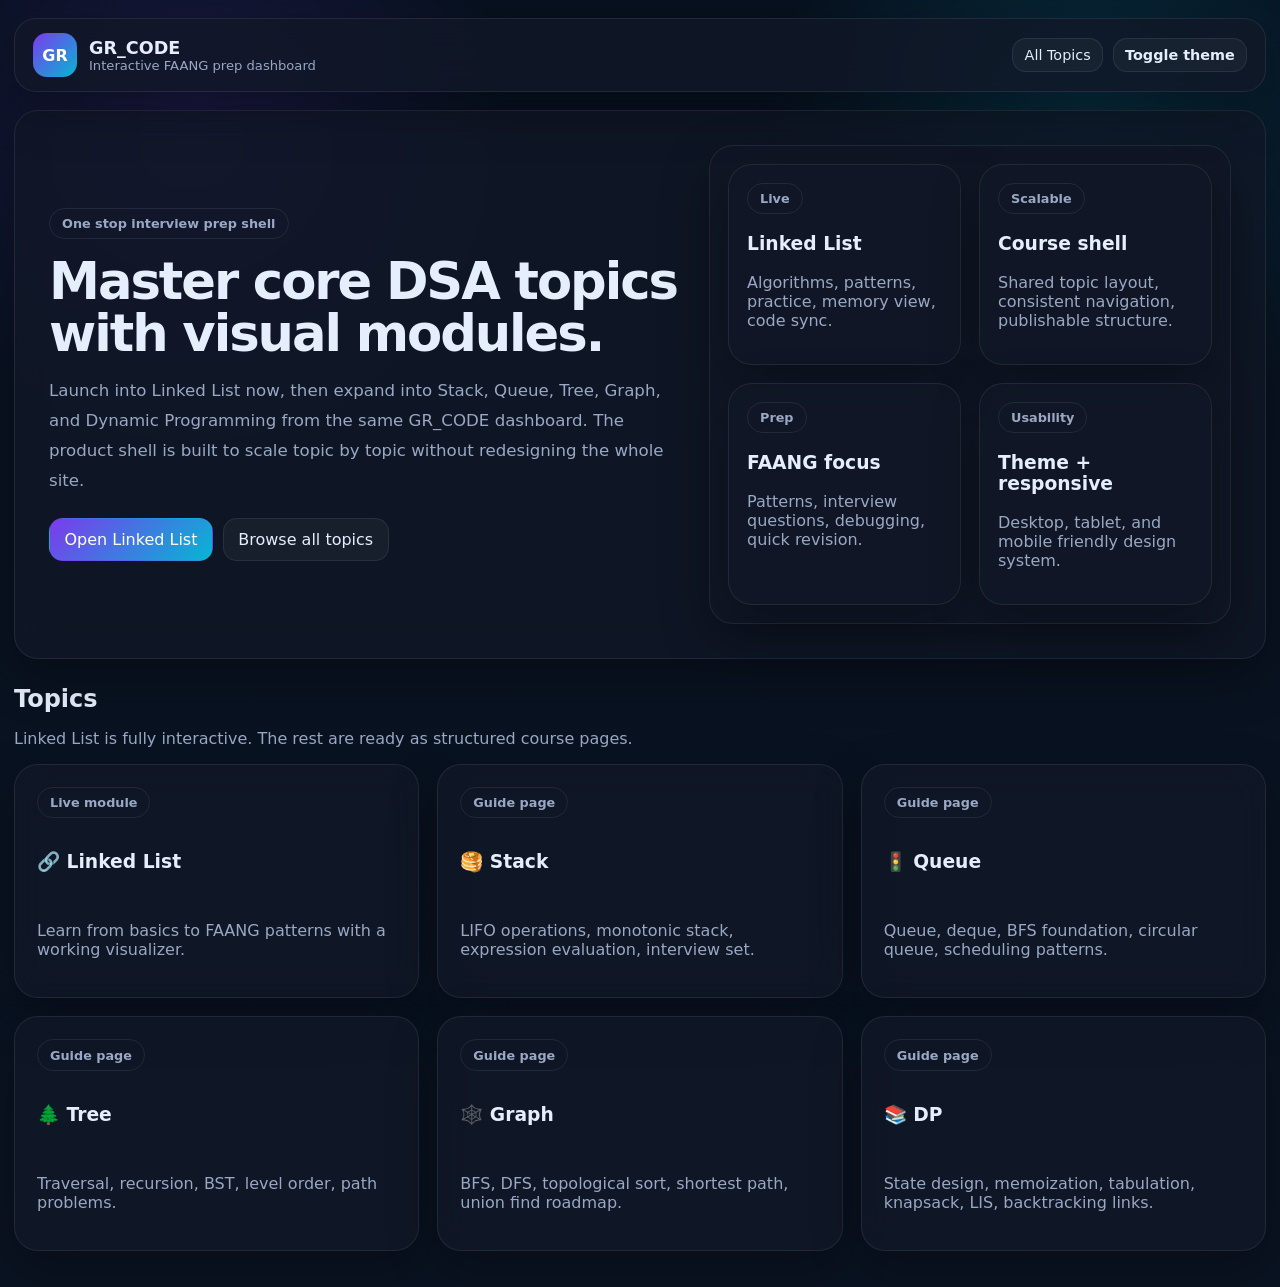
<file: index.html>
<!DOCTYPE html><html><head><meta charset="UTF-8"><meta name="viewport" content="width=device-width,initial-scale=1"><title>GR_CODE</title><link rel="stylesheet" href="shared.css"></head>
<body><div class="shell">
<header class="topbar"><div class="brand"><div class="mark">GR</div><div><div class="title">GR_CODE</div><div class="sub">Interactive FAANG prep dashboard</div></div></div><div class="row"><a class="btn ghost small" href="topics/index.html">All Topics</a><button class="btn small" id="themeToggle">Toggle theme</button></div></header>
<section class="hero" style="padding:34px; margin-top:18px; display:grid; grid-template-columns:1.1fr .9fr; gap:22px; align-items:center;">
<div><div class="badge">One stop interview prep shell</div><h1 class="h1" style="margin-top:16px">Master core DSA topics with visual modules.</h1><p class="muted" style="font-size:1.04rem; line-height:1.8; max-width:60ch">Launch into Linked List now, then expand into Stack, Queue, Tree, Graph, and Dynamic Programming from the same GR_CODE dashboard. The product shell is built to scale topic by topic without redesigning the whole site.</p><div class="row" style="margin-top:22px"><a class="btn primary" href="topics/linkedlist/index.html">Open Linked List</a><a class="btn ghost" href="topics/index.html">Browse all topics</a></div></div>
<div class="panel" style="padding:18px"><div class="grid cards-2"><div class="card" style="padding:18px"><div class="badge">Live</div><h3>Linked List</h3><p class="muted">Algorithms, patterns, practice, memory view, code sync.</p></div><div class="card" style="padding:18px"><div class="badge">Scalable</div><h3>Course shell</h3><p class="muted">Shared topic layout, consistent navigation, publishable structure.</p></div><div class="card" style="padding:18px"><div class="badge">Prep</div><h3>FAANG focus</h3><p class="muted">Patterns, interview questions, debugging, quick revision.</p></div><div class="card" style="padding:18px"><div class="badge">Usability</div><h3>Theme + responsive</h3><p class="muted">Desktop, tablet, and mobile friendly design system.</p></div></div></div>
</section>
<section style="margin-top:26px"><h2 class="section-title">Topics</h2><p class="muted">Linked List is fully interactive. The rest are ready as structured course pages.</p><div class="grid cards-3" style="margin-top:16px">
<a class="topic-card card" href="topics/linkedlist/index.html"><div class="badge">Live module</div><h3>🔗 Linked List</h3><p class="muted">Learn from basics to FAANG patterns with a working visualizer.</p></a>
<a class="topic-card card" href="topics/stack/index.html"><div class="badge">Guide page</div><h3>🥞 Stack</h3><p class="muted">LIFO operations, monotonic stack, expression evaluation, interview set.</p></a>
<a class="topic-card card" href="topics/queue/index.html"><div class="badge">Guide page</div><h3>🚦 Queue</h3><p class="muted">Queue, deque, BFS foundation, circular queue, scheduling patterns.</p></a>
<a class="topic-card card" href="topics/tree/index.html"><div class="badge">Guide page</div><h3>🌲 Tree</h3><p class="muted">Traversal, recursion, BST, level order, path problems.</p></a>
<a class="topic-card card" href="topics/graph/index.html"><div class="badge">Guide page</div><h3>🕸️ Graph</h3><p class="muted">BFS, DFS, topological sort, shortest path, union find roadmap.</p></a>
<a class="topic-card card" href="topics/dp/index.html"><div class="badge">Guide page</div><h3>📚 DP</h3><p class="muted">State design, memoization, tabulation, knapsack, LIS, backtracking links.</p></a>
</div></section></div>
<script>const k='grcode-theme'; const apply=t=>document.body.classList.toggle('light',t==='light'); apply(localStorage.getItem(k)||'dark'); document.getElementById('themeToggle').onclick=()=>{const n=document.body.classList.contains('light')?'dark':'light'; localStorage.setItem(k,n); apply(n);};</script>
</body></html>
</file>
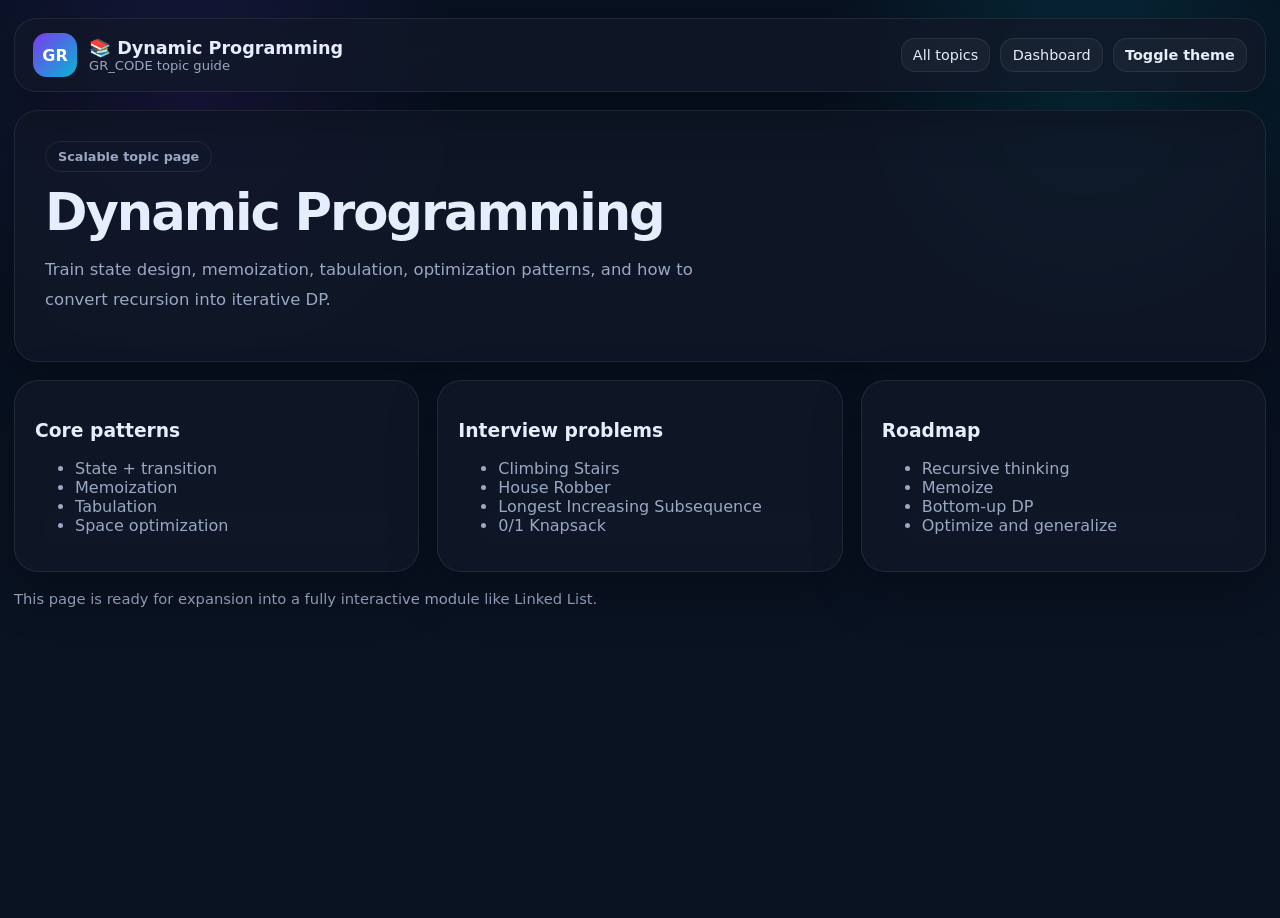
<file: topics/dp/index.html>
<!DOCTYPE html><html><head><meta charset="UTF-8"><meta name="viewport" content="width=device-width,initial-scale=1"><title>GR_CODE — Dynamic Programming</title><link rel="stylesheet" href="../../shared.css"></head><body><div class="shell"><header class="topbar"><div class="brand"><div class="mark">GR</div><div><div class="title">📚 Dynamic Programming</div><div class="sub">GR_CODE topic guide</div></div></div><div class="row"><a class="btn ghost small" href="../index.html">All topics</a><a class="btn ghost small" href="../../index.html">Dashboard</a><button class="btn small" id="themeToggle">Toggle theme</button></div></header><section class="hero" style="padding:30px; margin-top:18px;"><div><div class="badge">Scalable topic page</div><h1 class="h1" style="margin-top:14px">Dynamic Programming</h1><p class="muted" style="font-size:1.03rem; line-height:1.8; max-width:68ch">Train state design, memoization, tabulation, optimization patterns, and how to convert recursion into iterative DP.</p></div></section><section class="grid cards-3" style="margin-top:18px"><article class="card" style="padding:20px"><h3>Core patterns</h3><ul class="muted"><li>State + transition</li><li>Memoization</li><li>Tabulation</li><li>Space optimization</li></ul></article><article class="card" style="padding:20px"><h3>Interview problems</h3><ul class="muted"><li>Climbing Stairs</li><li>House Robber</li><li>Longest Increasing Subsequence</li><li>0/1 Knapsack</li></ul></article><article class="card" style="padding:20px"><h3>Roadmap</h3><ul class="muted"><li>Recursive thinking</li><li>Memoize</li><li>Bottom-up DP</li><li>Optimize and generalize</li></ul></article></section><p class="footer-note">This page is ready for expansion into a fully interactive module like Linked List.</p></div><script>const k='grcode-theme';const apply=t=>document.body.classList.toggle('light',t==='light');apply(localStorage.getItem(k)||'dark');document.getElementById('themeToggle').onclick=()=>{const n=document.body.classList.contains('light')?'dark':'light';localStorage.setItem(k,n);apply(n);};</script></body></html>
</file>
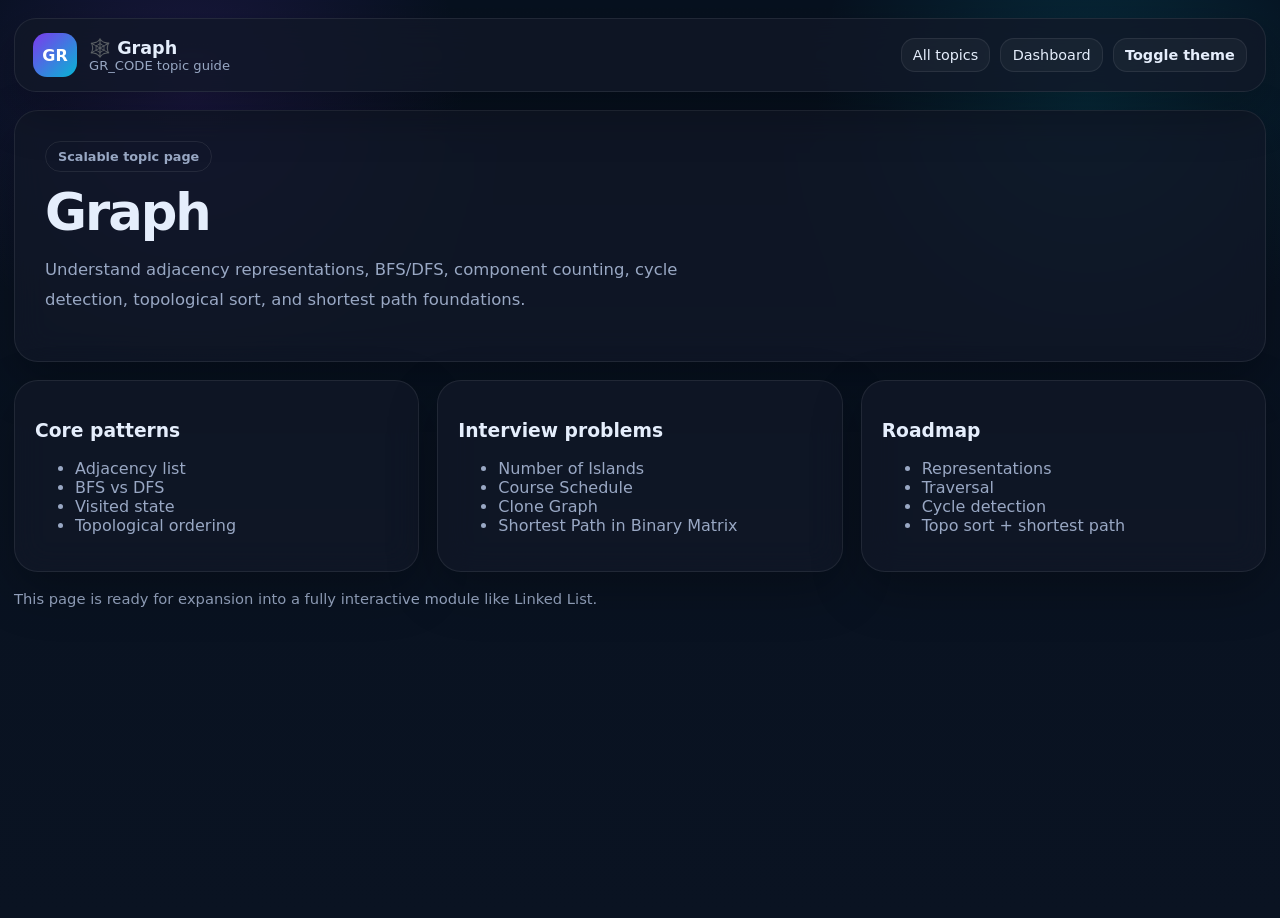
<file: topics/graph/index.html>
<!DOCTYPE html><html><head><meta charset="UTF-8"><meta name="viewport" content="width=device-width,initial-scale=1"><title>GR_CODE — Graph</title><link rel="stylesheet" href="../../shared.css"></head><body><div class="shell"><header class="topbar"><div class="brand"><div class="mark">GR</div><div><div class="title">🕸️ Graph</div><div class="sub">GR_CODE topic guide</div></div></div><div class="row"><a class="btn ghost small" href="../index.html">All topics</a><a class="btn ghost small" href="../../index.html">Dashboard</a><button class="btn small" id="themeToggle">Toggle theme</button></div></header><section class="hero" style="padding:30px; margin-top:18px;"><div><div class="badge">Scalable topic page</div><h1 class="h1" style="margin-top:14px">Graph</h1><p class="muted" style="font-size:1.03rem; line-height:1.8; max-width:68ch">Understand adjacency representations, BFS/DFS, component counting, cycle detection, topological sort, and shortest path foundations.</p></div></section><section class="grid cards-3" style="margin-top:18px"><article class="card" style="padding:20px"><h3>Core patterns</h3><ul class="muted"><li>Adjacency list</li><li>BFS vs DFS</li><li>Visited state</li><li>Topological ordering</li></ul></article><article class="card" style="padding:20px"><h3>Interview problems</h3><ul class="muted"><li>Number of Islands</li><li>Course Schedule</li><li>Clone Graph</li><li>Shortest Path in Binary Matrix</li></ul></article><article class="card" style="padding:20px"><h3>Roadmap</h3><ul class="muted"><li>Representations</li><li>Traversal</li><li>Cycle detection</li><li>Topo sort + shortest path</li></ul></article></section><p class="footer-note">This page is ready for expansion into a fully interactive module like Linked List.</p></div><script>const k='grcode-theme';const apply=t=>document.body.classList.toggle('light',t==='light');apply(localStorage.getItem(k)||'dark');document.getElementById('themeToggle').onclick=()=>{const n=document.body.classList.contains('light')?'dark':'light';localStorage.setItem(k,n);apply(n);};</script></body></html>
</file>
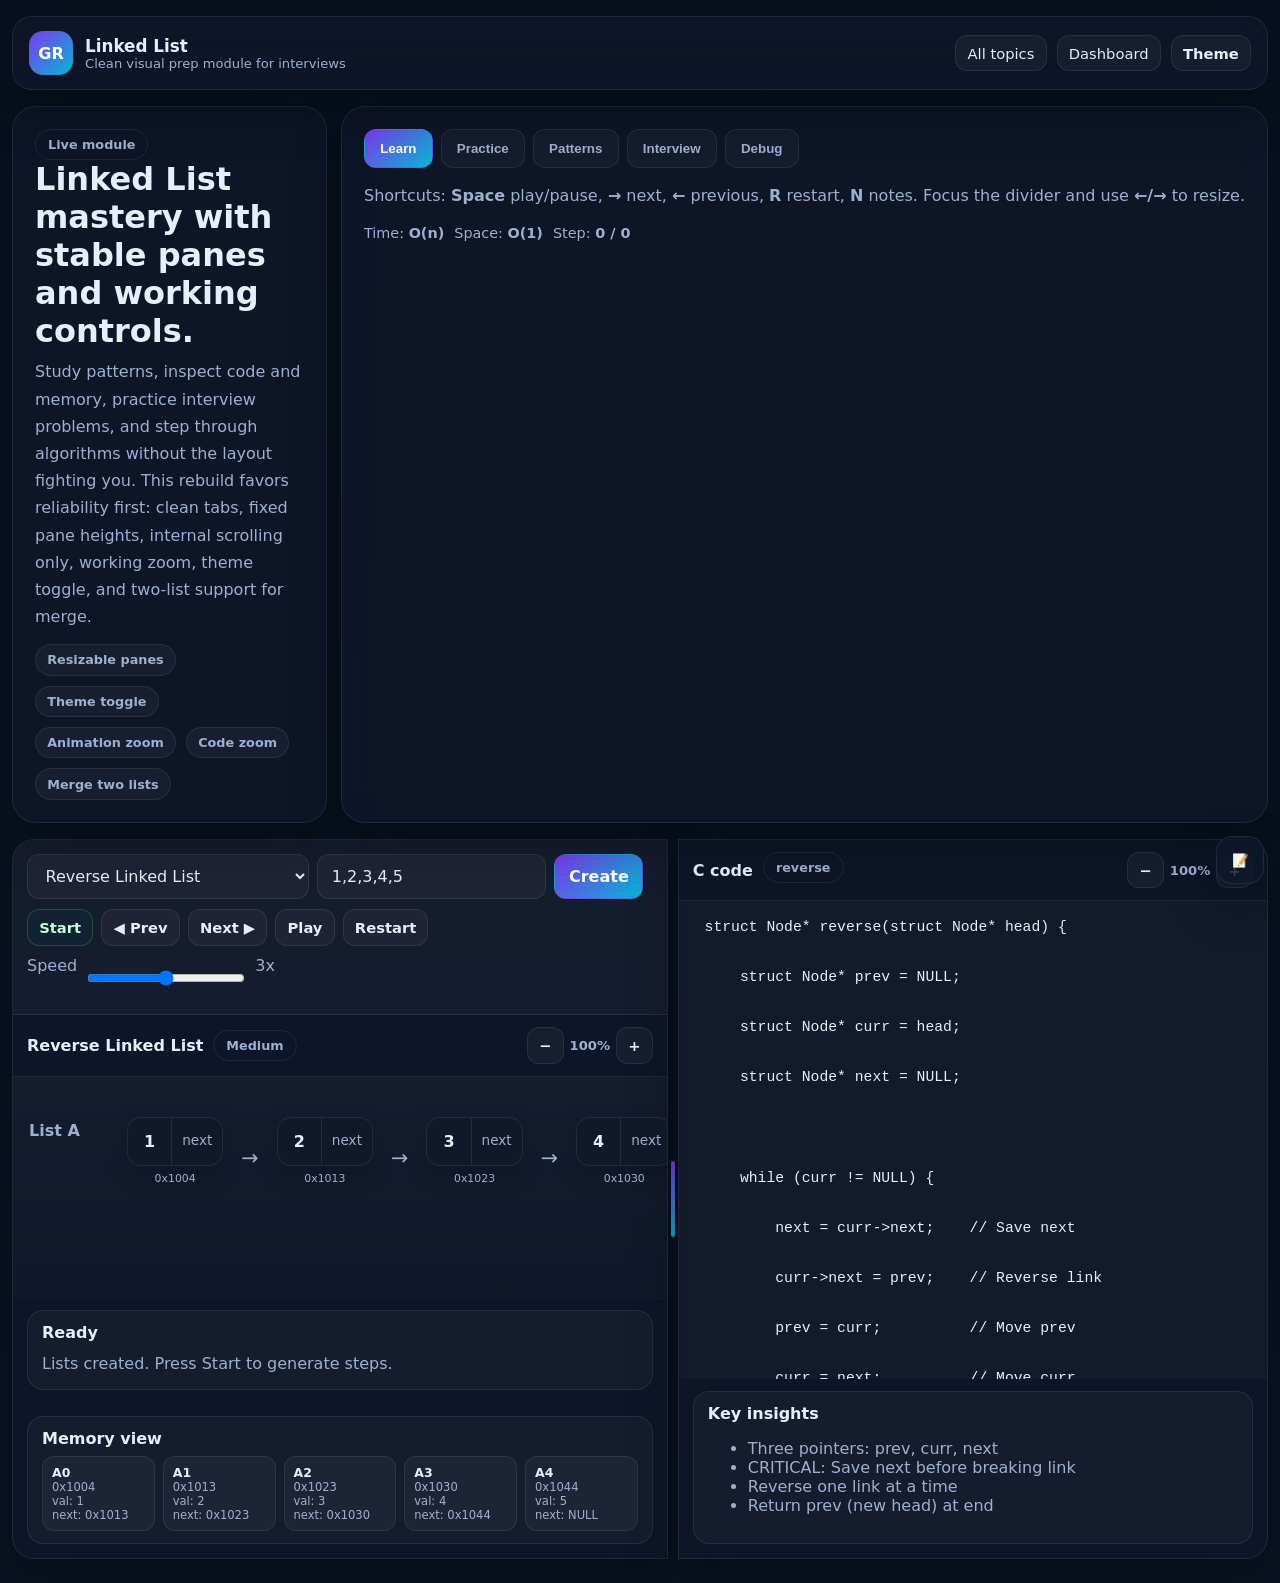
<file: topics/linkedlist/index.html>
<!DOCTYPE html><html><head><meta charset="UTF-8"><meta name="viewport" content="width=device-width,initial-scale=1"><title>GR_CODE — Linked List</title><link rel="stylesheet" href="../../shared.css"><link rel="stylesheet" href="style.css"></head><body>
<div class="app">
<header class="topbar"><div class="brand"><div class="mark">GR</div><div><h1>Linked List</h1><p>Clean visual prep module for interviews</p></div></div><div class="row"><a class="btn small" href="../index.html">All topics</a><a class="btn small" href="../../index.html">Dashboard</a><button class="btn small" id="themeToggle">Theme</button></div></header>
<div class="summary"><section class="hero"><div class="badge">Live module</div><h2>Linked List mastery with stable panes and working controls.</h2><p>Study patterns, inspect code and memory, practice interview problems, and step through algorithms without the layout fighting you. This rebuild favors reliability first: clean tabs, fixed pane heights, internal scrolling only, working zoom, theme toggle, and two-list support for merge.</p><div class="chips"><span class="chip">Resizable panes</span><span class="chip">Theme toggle</span><span class="chip">Animation zoom</span><span class="chip">Code zoom</span><span class="chip">Merge two lists</span></div></section><div class="hero"><div class="tabs" id="topTabs"><button class="tab active" data-tab="learn">Learn</button><button class="tab" data-tab="practice">Practice</button><button class="tab" data-tab="patterns">Patterns</button><button class="tab" data-tab="interview">Interview</button><button class="tab" data-tab="debug">Debug</button></div><p class="muted" style="margin-top:14px; line-height:1.8">Shortcuts: <strong>Space</strong> play/pause, <strong>→</strong> next, <strong>←</strong> previous, <strong>R</strong> restart, <strong>N</strong> notes. Focus the divider and use <strong>←/→</strong> to resize.</p><div class="meta" style="margin-top:14px"><span>Time: <strong id="timeComplexity">O(n)</strong></span><span>Space: <strong id="spaceComplexity">O(1)</strong></span><span>Step: <strong id="stepCounter">0 / 0</strong></span></div></div></div>
<section class="section active" id="learnSection"><div class="learn-layout" id="learnLayout"><div class="pane left-pane"><div class="controls"><div class="input-group"><select id="algoSelect"></select><input id="listAInput" placeholder="List A: 1,2,3,4,5" value="1,2,3,4,5"><button class="btn primary" id="createBtn">Create</button></div><div class="dual-inputs" id="dualInputs"><input id="listBInput" placeholder="List B: 1,3,5" value="1,3,5"><div class="meta" style="align-items:center">Used for merge-style problems</div></div><div class="row"><div class="input-group"><button class="btn success small" id="startBtn">Start</button><button class="btn small" id="prevBtn" disabled>◀ Prev</button><button class="btn small" id="nextBtn" disabled>Next ▶</button><button class="btn small" id="playBtn" disabled>Play</button><button class="btn warning small" id="pauseBtn" style="display:none">Pause</button><button class="btn small" id="restartBtn" disabled>Restart</button></div><div class="input-group"><label class="muted">Speed</label><input type="range" id="speedSlider" min="1" max="5" value="3"><span id="speedLabel" class="muted">3x</span></div></div></div><div class="stage-wrap"><div class="stage-toolbar"><div class="row"><strong id="algoTitle">Reverse Linked List</strong><span class="badge" id="difficultyBadge">Medium</span></div><div class="zoom-controls"><button class="btn small" id="vizZoomOut">−</button><span class="zoom-label" id="vizZoomLabel">100%</span><button class="btn small" id="vizZoomIn">+</button></div></div><div class="stage-viewport"><div id="vizStage"></div></div><div class="explain"><h4 id="stepTitle">Ready</h4><p id="stepExplain">Select an algorithm, create a list, then step through the solution.</p></div><div class="memory"><h4>Memory view</h4><div class="memory-grid" id="memoryGrid"></div></div></div></div><div class="resize-handle" id="resizeHandle" tabindex="0" role="separator" aria-label="Resize panes"></div><div class="pane right-pane"><div class="code-toolbar"><div class="row"><strong>C code</strong><span class="badge" id="algoBadge">reverse</span></div><div class="zoom-controls"><button class="btn small" id="codeZoomOut">−</button><span class="zoom-label" id="codeZoomLabel">100%</span><button class="btn small" id="codeZoomIn">+</button></div></div><div class="code-body"><pre id="codeDisplay"></pre></div><div class="insights"><h4>Key insights</h4><ul id="insightList" class="muted"></ul></div></div></div></section>
<section class="section" id="practiceSection"><div class="cards" id="practiceGrid"></div></section>
<section class="section" id="patternsSection"><div class="cards" id="patternsGrid"></div></section>
<section class="section" id="interviewSection"><div class="cards" id="interviewGrid"></div></section>
<section class="section" id="debugSection"><div class="cards" id="debugGrid"></div></section>
<div class="quickbar"><button class="note-btn" id="notesToggle">📝</button></div><aside class="quick-notes" id="quickNotes"><h3 style="margin-top:0">Quick notes</h3><div id="quickNotesContent"></div></aside>
</div><script src="data.js"></script><script src="app.js"></script></body></html>
</file>
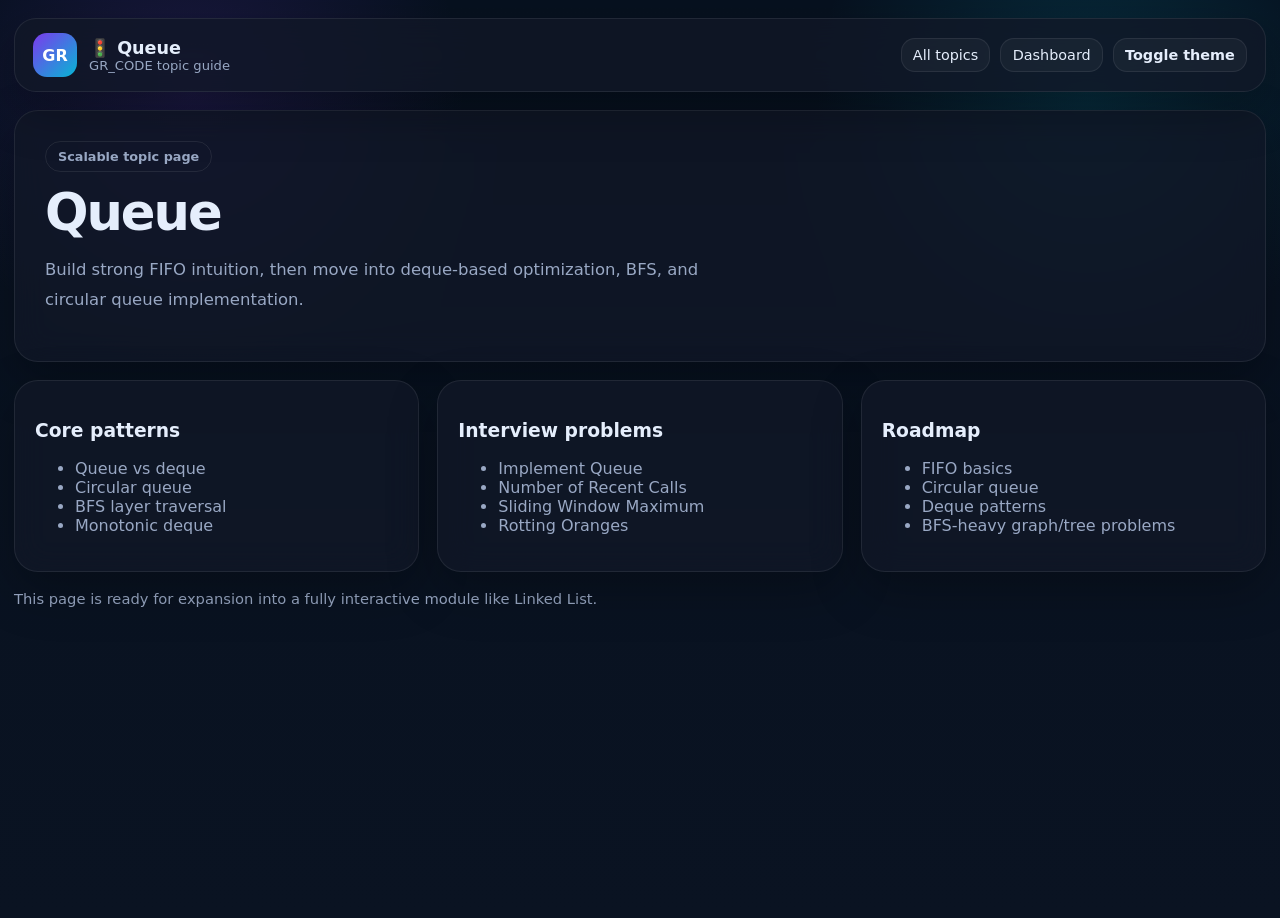
<file: topics/queue/index.html>
<!DOCTYPE html><html><head><meta charset="UTF-8"><meta name="viewport" content="width=device-width,initial-scale=1"><title>GR_CODE — Queue</title><link rel="stylesheet" href="../../shared.css"></head><body><div class="shell"><header class="topbar"><div class="brand"><div class="mark">GR</div><div><div class="title">🚦 Queue</div><div class="sub">GR_CODE topic guide</div></div></div><div class="row"><a class="btn ghost small" href="../index.html">All topics</a><a class="btn ghost small" href="../../index.html">Dashboard</a><button class="btn small" id="themeToggle">Toggle theme</button></div></header><section class="hero" style="padding:30px; margin-top:18px;"><div><div class="badge">Scalable topic page</div><h1 class="h1" style="margin-top:14px">Queue</h1><p class="muted" style="font-size:1.03rem; line-height:1.8; max-width:68ch">Build strong FIFO intuition, then move into deque-based optimization, BFS, and circular queue implementation.</p></div></section><section class="grid cards-3" style="margin-top:18px"><article class="card" style="padding:20px"><h3>Core patterns</h3><ul class="muted"><li>Queue vs deque</li><li>Circular queue</li><li>BFS layer traversal</li><li>Monotonic deque</li></ul></article><article class="card" style="padding:20px"><h3>Interview problems</h3><ul class="muted"><li>Implement Queue</li><li>Number of Recent Calls</li><li>Sliding Window Maximum</li><li>Rotting Oranges</li></ul></article><article class="card" style="padding:20px"><h3>Roadmap</h3><ul class="muted"><li>FIFO basics</li><li>Circular queue</li><li>Deque patterns</li><li>BFS-heavy graph/tree problems</li></ul></article></section><p class="footer-note">This page is ready for expansion into a fully interactive module like Linked List.</p></div><script>const k='grcode-theme';const apply=t=>document.body.classList.toggle('light',t==='light');apply(localStorage.getItem(k)||'dark');document.getElementById('themeToggle').onclick=()=>{const n=document.body.classList.contains('light')?'dark':'light';localStorage.setItem(k,n);apply(n);};</script></body></html>
</file>
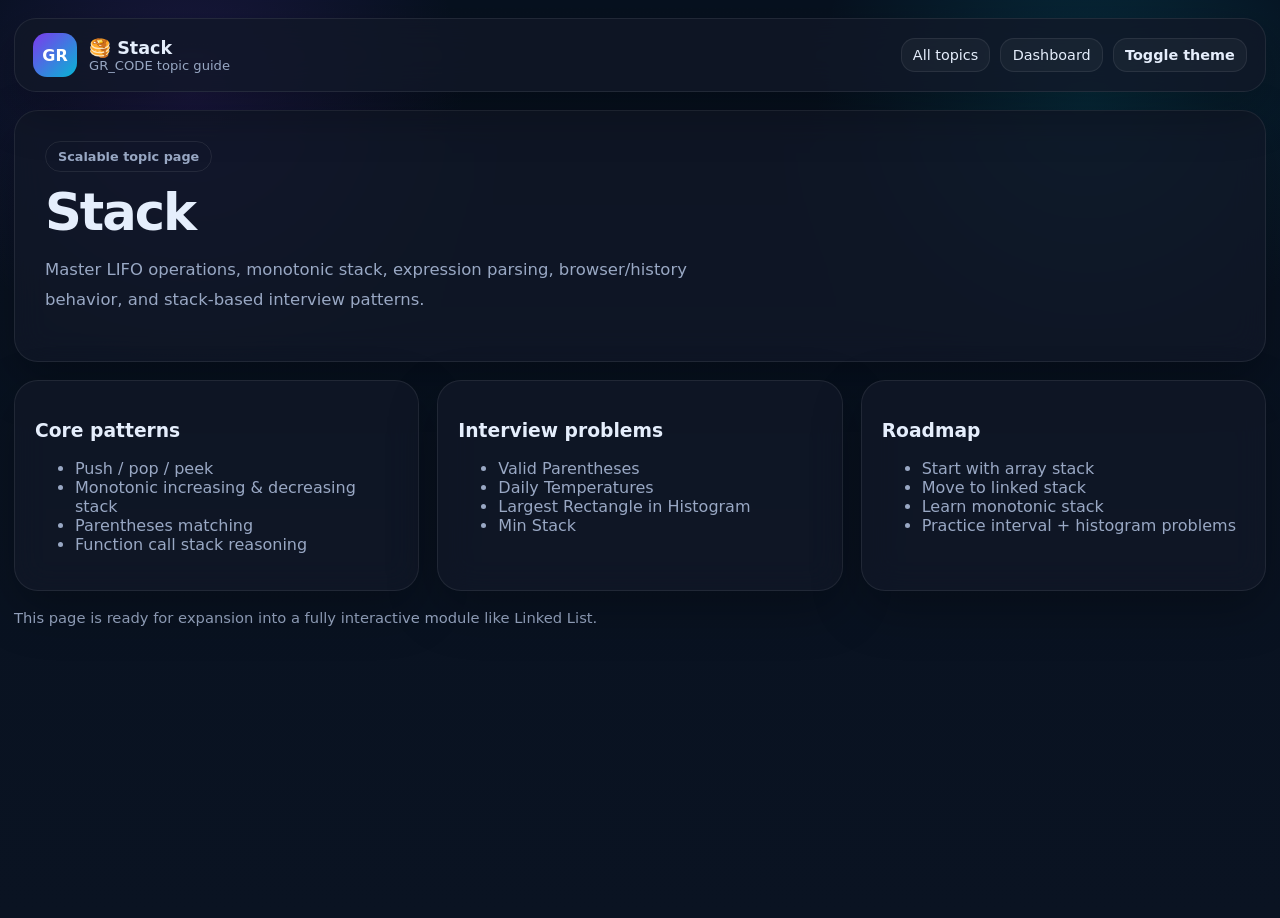
<file: topics/stack/index.html>
<!DOCTYPE html><html><head><meta charset="UTF-8"><meta name="viewport" content="width=device-width,initial-scale=1"><title>GR_CODE — Stack</title><link rel="stylesheet" href="../../shared.css"></head><body><div class="shell"><header class="topbar"><div class="brand"><div class="mark">GR</div><div><div class="title">🥞 Stack</div><div class="sub">GR_CODE topic guide</div></div></div><div class="row"><a class="btn ghost small" href="../index.html">All topics</a><a class="btn ghost small" href="../../index.html">Dashboard</a><button class="btn small" id="themeToggle">Toggle theme</button></div></header><section class="hero" style="padding:30px; margin-top:18px;"><div><div class="badge">Scalable topic page</div><h1 class="h1" style="margin-top:14px">Stack</h1><p class="muted" style="font-size:1.03rem; line-height:1.8; max-width:68ch">Master LIFO operations, monotonic stack, expression parsing, browser/history behavior, and stack-based interview patterns.</p></div></section><section class="grid cards-3" style="margin-top:18px"><article class="card" style="padding:20px"><h3>Core patterns</h3><ul class="muted"><li>Push / pop / peek</li><li>Monotonic increasing & decreasing stack</li><li>Parentheses matching</li><li>Function call stack reasoning</li></ul></article><article class="card" style="padding:20px"><h3>Interview problems</h3><ul class="muted"><li>Valid Parentheses</li><li>Daily Temperatures</li><li>Largest Rectangle in Histogram</li><li>Min Stack</li></ul></article><article class="card" style="padding:20px"><h3>Roadmap</h3><ul class="muted"><li>Start with array stack</li><li>Move to linked stack</li><li>Learn monotonic stack</li><li>Practice interval + histogram problems</li></ul></article></section><p class="footer-note">This page is ready for expansion into a fully interactive module like Linked List.</p></div><script>const k='grcode-theme';const apply=t=>document.body.classList.toggle('light',t==='light');apply(localStorage.getItem(k)||'dark');document.getElementById('themeToggle').onclick=()=>{const n=document.body.classList.contains('light')?'dark':'light';localStorage.setItem(k,n);apply(n);};</script></body></html>
</file>
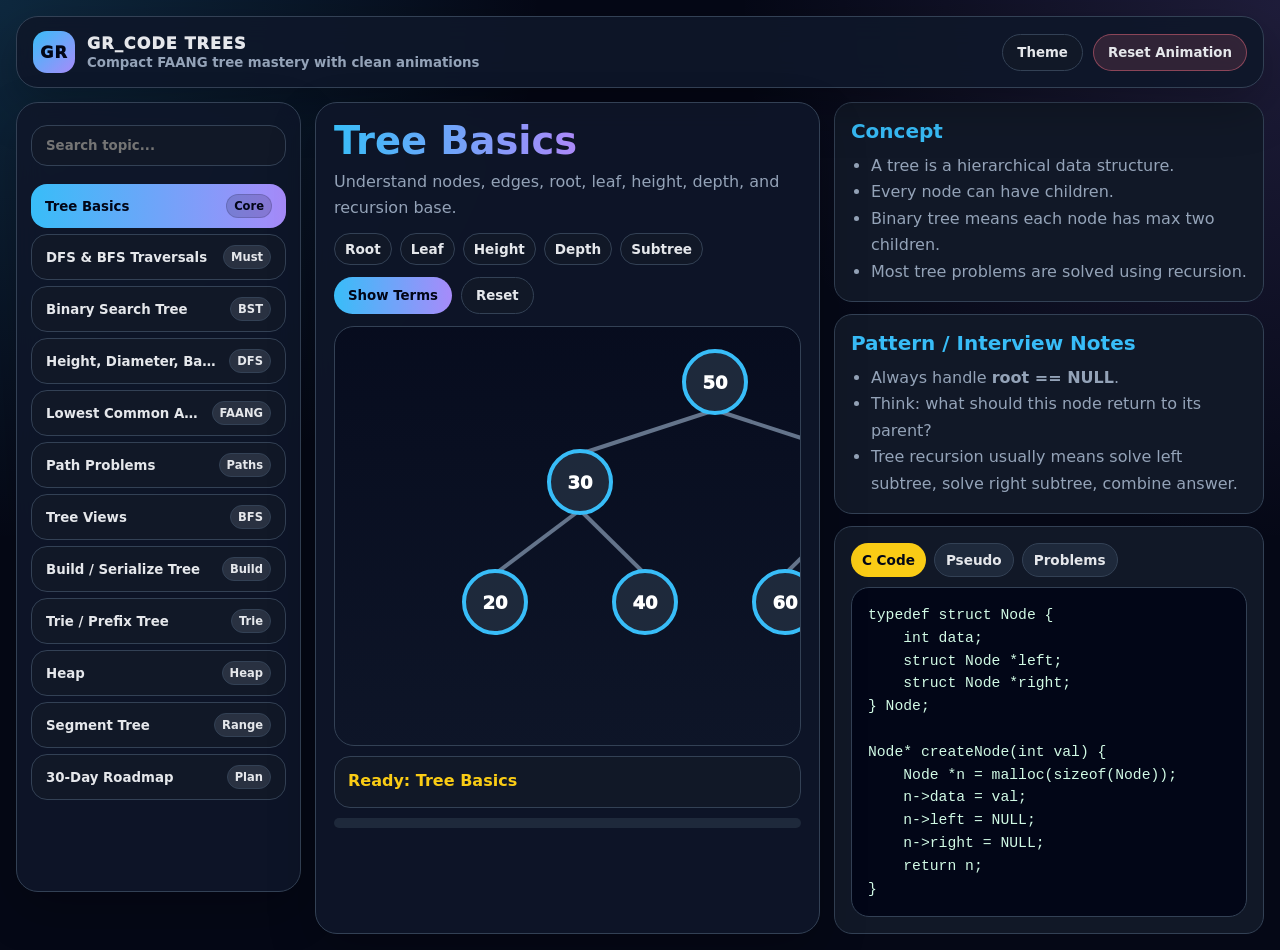
<file: topics/tree/index.html>
<!DOCTYPE html>
<html lang="en">
<head>
  <meta charset="UTF-8" />
  <meta name="viewport" content="width=device-width, initial-scale=1.0" />
  <title>GR_CODE | Compact FAANG Trees</title>
  <style>
    *{box-sizing:border-box;margin:0;padding:0;font-family:Inter,system-ui,-apple-system,BlinkMacSystemFont,"Segoe UI",sans-serif}
    :root{--bg:#050816;--panel:#0f172a;--panel2:#111827;--soft:#1e293b;--text:#e5e7eb;--muted:#94a3b8;--accent:#38bdf8;--accent2:#a78bfa;--good:#22c55e;--warn:#facc15;--bad:#fb7185;--border:#334155;--line:#64748b}
    body.light{--bg:#f8fafc;--panel:#ffffff;--panel2:#f1f5f9;--soft:#e2e8f0;--text:#0f172a;--muted:#475569;--border:#cbd5e1;--line:#94a3b8}
    body{min-height:100vh;background:radial-gradient(circle at top left,rgba(56,189,248,.18),transparent 34%),radial-gradient(circle at top right,rgba(167,139,250,.16),transparent 34%),var(--bg);color:var(--text);padding:16px;overflow-x:hidden}
    .app{max-width:1450px;margin:auto;display:grid;grid-template-rows:auto 1fr;gap:14px}
    .topbar{display:flex;align-items:center;justify-content:space-between;gap:12px;background:rgba(15,23,42,.92);border:1px solid var(--border);border-radius:22px;padding:14px 16px;backdrop-filter:blur(14px);box-shadow:0 18px 50px rgba(0,0,0,.26)}
    body.light .topbar{background:rgba(255,255,255,.92)}
    .brand{display:flex;align-items:center;gap:12px;font-weight:1000;letter-spacing:.07em}.logo{width:42px;height:42px;border-radius:14px;background:linear-gradient(135deg,var(--accent),var(--accent2));display:grid;place-items:center;color:#020617}.title small{display:block;color:var(--muted);font-weight:700;letter-spacing:0;text-transform:none;margin-top:2px}.top-actions{display:flex;gap:10px;align-items:center;flex-wrap:wrap}
    button,select{border:1px solid var(--border);background:var(--panel2);color:var(--text);border-radius:999px;padding:10px 14px;font-weight:850;cursor:pointer;transition:.2s}button:hover,select:hover{border-color:var(--accent);transform:translateY(-1px)}.primary{background:linear-gradient(90deg,var(--accent),var(--accent2));color:#020617;border:0}.danger{background:rgba(251,113,133,.14);border-color:rgba(251,113,133,.45)}
    .main{display:grid;grid-template-columns:285px 1fr;gap:14px;min-height:calc(100vh - 110px)}
    .sidebar,.panel{background:rgba(15,23,42,.9);border:1px solid var(--border);border-radius:22px;box-shadow:0 18px 48px rgba(0,0,0,.22);backdrop-filter:blur(14px)}body.light .sidebar,body.light .panel{background:rgba(255,255,255,.94)}
    .sidebar{padding:14px;position:sticky;top:14px;height:calc(100vh - 110px);overflow:auto}.search{width:100%;border:1px solid var(--border);background:var(--panel2);color:var(--text);border-radius:16px;padding:12px 14px;margin:8px 0 12px;font-weight:700}.topic{width:100%;text-align:left;margin:6px 0;border-radius:16px;display:flex;align-items:center;justify-content:space-between;gap:10px}.topic.active{background:linear-gradient(90deg,var(--accent),var(--accent2));color:#020617;border:0}.topic span:first-child{overflow:hidden;text-overflow:ellipsis;white-space:nowrap}.tag{font-size:.72rem;background:rgba(148,163,184,.18);border:1px solid var(--border);border-radius:999px;padding:4px 7px}.topic.active .tag{background:rgba(2,6,23,.16);border-color:rgba(2,6,23,.15);color:#020617}
    .content{display:grid;grid-template-columns:1.08fr .92fr;gap:14px}.panel{padding:18px;min-width:0}.learn-head{display:flex;justify-content:space-between;gap:14px;align-items:flex-start;margin-bottom:10px}.learn-head h1{font-size:clamp(1.6rem,3vw,3rem);line-height:1.05;background:linear-gradient(90deg,var(--accent),var(--accent2),#f472b6);-webkit-background-clip:text;color:transparent}.learn-head p{color:var(--muted);line-height:1.6;margin-top:8px}.badges{display:flex;gap:8px;flex-wrap:wrap;margin:12px 0}.badge{background:var(--panel2);border:1px solid var(--border);border-radius:999px;padding:7px 10px;color:var(--text);font-weight:800;font-size:.85rem}.stage{height:420px;border:1px solid var(--border);border-radius:20px;background:linear-gradient(180deg,rgba(2,6,23,.55),rgba(15,23,42,.35));overflow:auto;position:relative}body.light .stage{background:#f8fafc}.status{margin-top:10px;background:var(--panel2);border:1px solid var(--border);border-radius:16px;padding:13px;min-height:52px;color:var(--warn);font-weight:900;line-height:1.4}.controls{display:flex;gap:9px;flex-wrap:wrap;margin:12px 0}.details{display:grid;grid-template-rows:auto auto 1fr;gap:12px}.card{background:var(--panel2);border:1px solid var(--border);border-radius:18px;padding:16px}.card h2{color:var(--accent);font-size:1.25rem;margin-bottom:10px}.card h3{color:var(--warn);font-size:1rem;margin:12px 0 7px}p,li{color:var(--muted);line-height:1.65}ul,ol{padding-left:20px}.code{background:#020617;color:#d1fae5;border:1px solid #334155;border-radius:18px;padding:16px;overflow:auto;white-space:pre;font-family:Consolas,"Courier New",monospace;line-height:1.55;font-size:.92rem;max-height:420px}.switcher{display:flex;gap:8px;flex-wrap:wrap;margin-bottom:10px}.pill{border-radius:999px;padding:8px 11px;background:var(--soft);border:1px solid var(--border);font-size:.85rem}.pill.active{background:var(--warn);color:#020617;border:0}.complexity{display:grid;grid-template-columns:1fr 1fr;gap:8px}.metric{background:var(--soft);border:1px solid var(--border);border-radius:14px;padding:11px}.metric strong{display:block;color:var(--warn);margin-bottom:4px}.treeSvg{width:100%;min-width:760px;height:410px}.edge{stroke:var(--line);stroke-width:4;transition:.25s}.edge.active{stroke:var(--warn);stroke-width:6}.node circle{fill:#1e293b;stroke:var(--accent);stroke-width:4;transition:.25s}.node text{fill:#fff;text-anchor:middle;dominant-baseline:central;font-weight:1000;font-size:18px}.node.active circle{fill:var(--warn);stroke:#fff;filter:drop-shadow(0 0 12px rgba(250,204,21,.85))}.node.visited circle{fill:var(--good);stroke:#dcfce7}.node.target circle{fill:var(--bad);stroke:#ffe4e6}.node.dim{opacity:.22}.arr{display:flex;gap:8px;flex-wrap:wrap;padding:18px}.box{width:54px;height:54px;border-radius:14px;background:#1e293b;border:2px solid var(--border);display:grid;place-items:center;font-weight:1000;transition:.25s}.box.active{background:var(--warn);color:#020617;transform:translateY(-8px)}.box.done{background:var(--good);color:#052e16}.textviz{padding:20px;font-family:Consolas,monospace;white-space:pre;color:#a7f3d0;line-height:1.55;font-size:1rem}.treeprint{display:flex;align-items:center;justify-content:center;height:100%;font-family:Consolas,monospace;white-space:pre;color:#a7f3d0;font-size:1.1rem;line-height:1.45}.progress{height:10px;background:var(--soft);border-radius:999px;overflow:hidden;margin-top:10px}.bar{height:100%;width:0;background:linear-gradient(90deg,var(--accent),var(--accent2));transition:.25s}.mobile-topic{display:none;width:100%;margin-top:10px;border-radius:16px}
    @media(max-width:1100px){.main{grid-template-columns:1fr}.sidebar{position:static;height:auto}.content{grid-template-columns:1fr}.topic-list{display:none}.mobile-topic{display:block}.stage{height:360px}.topbar{align-items:flex-start;flex-direction:column}.top-actions{width:100%}}
  </style>
</head>
<body>
<div class="app">
  <header class="topbar">
    <div class="brand"><div class="logo">GR</div><div class="title">GR_CODE TREES<small>Compact FAANG tree mastery with clean animations</small></div></div>
    <div class="top-actions"><select id="mobileTopic" class="mobile-topic"></select><button onclick="toggleTheme()">Theme</button><button class="danger" onclick="resetCurrent()">Reset Animation</button></div>
  </header>

  <main class="main">
    <aside class="sidebar">
      <input class="search" id="search" placeholder="Search topic..." oninput="renderTopics()" />
      <div id="topicList" class="topic-list"></div>
    </aside>

    <section class="content">
      <div class="panel">
        <div class="learn-head"><div><h1 id="topicTitle">Trees</h1><p id="topicSubtitle"></p></div></div>
        <div class="badges" id="badges"></div>
        <div class="controls" id="controls"></div>
        <div class="stage" id="stage"></div>
        <div class="status" id="status">Choose a topic from the left.</div>
        <div class="progress"><div class="bar" id="bar"></div></div>
      </div>

      <div class="details">
        <div class="card"><h2>Concept</h2><div id="concept"></div></div>
        <div class="card"><h2>Pattern / Interview Notes</h2><div id="notes"></div></div>
        <div class="card"><div class="switcher"><button class="pill active" onclick="showCode('c')" id="tabC">C Code</button><button class="pill" onclick="showCode('pseudo')" id="tabP">Pseudo</button><button class="pill" onclick="showCode('problems')" id="tabProblems">Problems</button></div><pre class="code" id="codeBox"></pre></div>
      </div>
    </section>
  </main>
</div>

<script>
const baseNodes={50:[380,55],30:[245,155],70:[515,155],20:[160,275],40:[310,275],60:[450,275],80:[610,275]};
const baseEdges=[[50,30],[50,70],[30,20],[30,40],[70,60],[70,80]];
let current='basics', animToken=0, codeMode='c';
function sleep(ms){return new Promise(r=>setTimeout(r,ms))}
function stopAnim(){animToken++;setBar(0)}
function setStatus(t){document.getElementById('status').innerHTML=t}
function setBar(p){document.getElementById('bar').style.width=p+'%'}
function esc(s){return String(s).replace(/[&<>]/g,m=>({'&':'&amp;','<':'&lt;','>':'&gt;'}[m]))}

const topics={
 basics:{name:'Tree Basics',tag:'Core',subtitle:'Understand nodes, edges, root, leaf, height, depth, and recursion base.',badges:['Root','Leaf','Height','Depth','Subtree'],concept:`<ul><li>A tree is a hierarchical data structure.</li><li>Every node can have children.</li><li>Binary tree means each node has max two children.</li><li>Most tree problems are solved using recursion.</li></ul>`,notes:`<ul><li>Always handle <b>root == NULL</b>.</li><li>Think: what should this node return to its parent?</li><li>Tree recursion usually means solve left subtree, solve right subtree, combine answer.</li></ul>`,viz:'tree',actions:[['Show Terms','animateBasics']],c:`typedef struct Node {
    int data;
    struct Node *left;
    struct Node *right;
} Node;

Node* createNode(int val) {
    Node *n = malloc(sizeof(Node));
    n->data = val;
    n->left = NULL;
    n->right = NULL;
    return n;
}`,pseudo:`tree(node):
    value
    left child
    right child

solve(root):
    if root is NULL:
        return base answer
    leftAnswer = solve(root.left)
    rightAnswer = solve(root.right)
    return combine(leftAnswer, root, rightAnswer)`,problems:`Must know:
1. Maximum Depth
2. Same Tree
3. Invert Binary Tree
4. Symmetric Tree
5. Count Nodes
6. Count Leaves`},
 traversal:{name:'DFS & BFS Traversals',tag:'Must',subtitle:'Inorder, preorder, postorder, and level-order animations in one place.',badges:['Inorder','Preorder','Postorder','BFS'],concept:`<ul><li><b>DFS</b> goes deep first using recursion or stack.</li><li><b>BFS</b> goes level by level using queue.</li><li>BST inorder traversal gives sorted order.</li></ul>`,notes:`<ul><li>Inorder: Left → Root → Right.</li><li>Preorder: Root → Left → Right.</li><li>Postorder: Left → Right → Root.</li><li>BFS: Queue + level size.</li></ul>`,viz:'tree',actions:[['Inorder','runOrder:inorder'],['Preorder','runOrder:preorder'],['Postorder','runOrder:postorder'],['BFS','runOrder:bfs']],c:`void inorder(Node *root) {
    if (root == NULL) return;
    inorder(root->left);
    printf("%d ", root->data);
    inorder(root->right);
}

void preorder(Node *root) {
    if (root == NULL) return;
    printf("%d ", root->data);
    preorder(root->left);
    preorder(root->right);
}

void postorder(Node *root) {
    if (root == NULL) return;
    postorder(root->left);
    postorder(root->right);
    printf("%d ", root->data);
}`,pseudo:`DFS(node):
    if node == NULL: return

Inorder:
    DFS(left)
    visit(root)
    DFS(right)

Preorder:
    visit(root)
    DFS(left)
    DFS(right)

Postorder:
    DFS(left)
    DFS(right)
    visit(root)

BFS:
    push root into queue
    while queue not empty:
        pop node
        visit node
        push children`,problems:`Traversal problems:
1. Binary Tree Inorder Traversal
2. Binary Tree Preorder Traversal
3. Binary Tree Postorder Traversal
4. Binary Tree Level Order Traversal
5. Zigzag Level Order Traversal
6. Binary Tree Right Side View`},
 bst:{name:'Binary Search Tree',tag:'BST',subtitle:'Search, insert, delete, validate, and kth smallest patterns.',badges:['Search','Insert','Delete','Validate','Kth Smallest'],concept:`<ul><li>BST rule: left values are smaller, right values are larger.</li><li>Balanced BST gives O(log n) search.</li><li>Worst-case skewed BST becomes O(n).</li></ul>`,notes:`<ul><li>Inorder of BST is sorted.</li><li>Validate using min/max bounds, not only local child check.</li><li>Delete has 3 cases: leaf, one child, two children.</li></ul>`,viz:'tree',actions:[['Search 60','bstSearch'],['Insert 65','bstInsert'],['Delete 70','bstDelete'],['Validate Path','bstValidate']],c:`Node* searchBST(Node *root, int key) {
    if (root == NULL || root->data == key)
        return root;

    if (key < root->data)
        return searchBST(root->left, key);

    return searchBST(root->right, key);
}

Node* insertBST(Node *root, int val) {
    if (root == NULL)
        return createNode(val);

    if (val < root->data)
        root->left = insertBST(root->left, val);
    else
        root->right = insertBST(root->right, val);

    return root;
}`,pseudo:`Search key:
    if root is NULL or root == key:
        return root
    if key < root:
        go left
    else:
        go right

Delete:
    case 1: no child -> remove
    case 2: one child -> connect child
    case 3: two children -> replace with inorder successor`,problems:`BST problems:
1. Validate Binary Search Tree
2. Kth Smallest Element in BST
3. Lowest Common Ancestor of BST
4. Delete Node in BST
5. Convert Sorted Array to BST
6. Recover Binary Search Tree`},
 height:{name:'Height, Diameter, Balance',tag:'DFS',subtitle:'The most important postorder return-value pattern.',badges:['Height','Diameter','Balanced','Postorder'],concept:`<ul><li>Height is longest path from node to leaf.</li><li>Diameter is longest path between any two nodes.</li><li>Balanced tree checks height difference at every node.</li></ul>`,notes:`<ul><li>Diameter helper returns height but updates global diameter.</li><li>Balanced helper can return -1 when unbalanced.</li><li>This pattern appears in many medium/hard problems.</li></ul>`,viz:'tree',actions:[['Height','heightAnim'],['Diameter','diameterAnim'],['Balance Check','balanceAnim']],c:`int height(Node *root) {
    if (root == NULL) return 0;

    int left = height(root->left);
    int right = height(root->right);

    return 1 + (left > right ? left : right);
}

int helper(Node *root, int *diameter) {
    if (root == NULL) return 0;

    int left = helper(root->left, diameter);
    int right = helper(root->right, diameter);

    if (left + right > *diameter)
        *diameter = left + right;

    return 1 + (left > right ? left : right);
}`,pseudo:`For each node:
    leftHeight = solve(left)
    rightHeight = solve(right)

Height:
    return 1 + max(leftHeight, rightHeight)

Diameter:
    diameter = max(diameter, leftHeight + rightHeight)
    return height`,problems:`Problems:
1. Maximum Depth of Binary Tree
2. Diameter of Binary Tree
3. Balanced Binary Tree
4. Minimum Depth
5. Binary Tree Maximum Path Sum
6. Count Complete Tree Nodes`},
 lca:{name:'Lowest Common Ancestor',tag:'FAANG',subtitle:'Find the lowest node that contains both targets in its subtree.',badges:['LCA','Ancestor','Paths'],concept:`<ul><li>LCA is the lowest node that is ancestor of both given nodes.</li><li>In binary tree, search both left and right.</li><li>In BST, use value ordering to move left/right.</li></ul>`,notes:`<ul><li>If left and right both return non-null, current node is LCA.</li><li>If only one side returns non-null, pass that answer upward.</li><li>For BST LCA, compare both values with root.</li></ul>`,viz:'tree',actions:[['LCA(20,40)','lca:20:40'],['LCA(20,80)','lca:20:80'],['LCA(60,80)','lca:60:80']],c:`Node* LCA(Node *root, Node *p, Node *q) {
    if (root == NULL || root == p || root == q)
        return root;

    Node *left = LCA(root->left, p, q);
    Node *right = LCA(root->right, p, q);

    if (left && right)
        return root;

    return left ? left : right;
}`,pseudo:`LCA(root, p, q):
    if root is NULL or root is p or root is q:
        return root

    left = LCA(root.left, p, q)
    right = LCA(root.right, p, q)

    if left and right:
        return root
    return left if left else right`,problems:`LCA problems:
1. Lowest Common Ancestor of Binary Tree
2. Lowest Common Ancestor of BST
3. Distance Between Two Nodes
4. Nodes at Distance K
5. Burning Tree`},
 paths:{name:'Path Problems',tag:'Paths',subtitle:'Root-to-leaf, path sum, max path sum, and backtracking.',badges:['Path Sum','Backtracking','Max Path'],concept:`<ul><li>Path problems ask about node sequences.</li><li>Root-to-leaf uses backtracking.</li><li>Max path sum uses postorder and global answer.</li></ul>`,notes:`<ul><li>For all paths, push node before recursion and pop after recursion.</li><li>For max path sum, ignore negative branches using max(0, value).</li><li>Path Sum III often uses prefix-sum hashmap.</li></ul>`,viz:'tree',actions:[['Root to Leaf','rootLeafAnim'],['Max Path Sum','maxPathAnim'],['Path Sum 100','pathSumAnim']],c:`void rootToLeaf(Node *root, int path[], int len) {
    if (root == NULL) return;

    path[len++] = root->data;

    if (root->left == NULL && root->right == NULL) {
        printPath(path, len);
        return;
    }

    rootToLeaf(root->left, path, len);
    rootToLeaf(root->right, path, len);
}`,pseudo:`Backtracking path:
    add current node
    if leaf:
        process path
    go left
    go right
    remove current node

Max path:
    left = max(0, solve(left))
    right = max(0, solve(right))
    answer = max(answer, left + root + right)
    return root + max(left, right)`,problems:`Path problems:
1. Path Sum
2. Path Sum II
3. Path Sum III
4. Binary Tree Paths
5. Sum Root to Leaf Numbers
6. Binary Tree Maximum Path Sum`},
 views:{name:'Tree Views',tag:'BFS',subtitle:'Left view, right view, top view, bottom view, vertical order, zigzag.',badges:['Left View','Right View','Top View','Vertical','Zigzag'],concept:`<ul><li>Views are usually BFS level-order or horizontal-distance problems.</li><li>Left/right view uses first/last node at each level.</li><li>Top/bottom/vertical use column index.</li></ul>`,notes:`<ul><li>Queue can store pair: node + horizontal distance.</li><li>Top view stores first node per column.</li><li>Bottom view overwrites node per column.</li><li>Zigzag uses reverse direction every level.</li></ul>`,viz:'tree',actions:[['Left View','view:left'],['Right View','view:right'],['Top View','view:top'],['Vertical','view:vertical']],c:`// Right side view idea
while (!queueEmpty()) {
    int size = queueSize();

    for (int i = 0; i < size; i++) {
        Node *node = pop();

        if (i == size - 1)
            print(node->data);

        push children;
    }
}`,pseudo:`BFS level view:
    for each level:
        size = queue size
        for i in 0..size-1:
            node = pop
            if left view and i == 0: record
            if right view and i == size-1: record
            push children

Vertical:
    queue stores node + column`,problems:`View problems:
1. Binary Tree Right Side View
2. Left View of Binary Tree
3. Top View
4. Bottom View
5. Vertical Order Traversal
6. Zigzag Level Order`},
 construct:{name:'Build / Serialize Tree',tag:'Build',subtitle:'Construct tree from traversals and serialize/deserialize.',badges:['Preorder','Inorder','Serialize','Deserialize'],concept:`<ul><li>Tree construction tests recursion boundaries.</li><li>Preorder gives root first.</li><li>Postorder gives root last.</li><li>Inorder splits left and right subtree.</li></ul>`,notes:`<ul><li>Use hashmap for inorder index to avoid O(n²).</li><li>Serialization needs NULL markers.</li><li>Preorder serialization is simple and popular.</li></ul>`,viz:'text',actions:[['Build Tree','buildTreeAnim'],['Serialize','serializeAnim']],c:`// Preorder + Inorder concept
Node* build(int pre[], int inLeft, int inRight) {
    if (inLeft > inRight) return NULL;

    int rootVal = pre[preIndex++];
    Node *root = createNode(rootVal);

    int mid = inorderIndex[rootVal];
    root->left = build(pre, inLeft, mid - 1);
    root->right = build(pre, mid + 1, inRight);

    return root;
}`,pseudo:`Build from preorder + inorder:
    root = next preorder element
    find root in inorder
    left inorder part builds left subtree
    right inorder part builds right subtree

Serialize:
    preorder traversal
    write NULL for missing children`,problems:`Build/serialization problems:
1. Construct Binary Tree from Preorder and Inorder
2. Construct from Inorder and Postorder
3. Serialize and Deserialize Binary Tree
4. Convert Sorted Array to BST
5. Flatten Binary Tree to Linked List`},
 trie:{name:'Trie / Prefix Tree',tag:'Trie',subtitle:'Autocomplete, dictionary, prefix search, and Word Search II.',badges:['Prefix','Dictionary','Word Search'],concept:`<ul><li>Trie is a multi-child tree.</li><li>Each edge represents a character.</li><li>Search, insert and prefix lookup are O(word length).</li></ul>`,notes:`<ul><li>Use child[26] for lowercase letters.</li><li>Use isEnd to mark complete word.</li><li>Word Search II combines Trie + DFS backtracking.</li></ul>`,viz:'trie',actions:[['Insert cat','trie:cat'],['Insert car','trie:car'],['Insert care','trie:care'],['Search car','trieSearch:car'],['Reset Trie','trieReset']],c:`typedef struct TrieNode {
    struct TrieNode *child[26];
    int isEnd;
} TrieNode;

void insertTrie(TrieNode *root, char *word) {
    TrieNode *curr = root;

    for (int i = 0; word[i] != '\0'; i++) {
        int idx = word[i] - 'a';
        if (curr->child[idx] == NULL)
            curr->child[idx] = createTrieNode();
        curr = curr->child[idx];
    }
    curr->isEnd = 1;
}`,pseudo:`Insert word:
    curr = root
    for char in word:
        if child does not exist:
            create child
        move curr
    mark isEnd

Search:
    walk character by character
    final node must have isEnd`,problems:`Trie problems:
1. Implement Trie
2. Design Add and Search Words
3. Word Search II
4. Replace Words
5. Longest Word in Dictionary
6. Prefix and Suffix Search`},
 heap:{name:'Heap',tag:'Heap',subtitle:'Priority queue tree for top K and streaming problems.',badges:['Min Heap','Max Heap','Top K','Median'],concept:`<ul><li>Heap is a complete binary tree stored as array.</li><li>Min heap keeps smallest element at root.</li><li>Max heap keeps largest element at root.</li></ul>`,notes:`<ul><li>Parent index = (i-1)/2.</li><li>Left child = 2*i+1.</li><li>Right child = 2*i+2.</li><li>Insert/extract takes O(log n).</li></ul>`,viz:'array',actions:[['Heapify','heapify'],['Extract Min','extractMin'],['Insert 1','heapInsert']],c:`// Heap index formulas
parent = (i - 1) / 2;
left   = 2 * i + 1;
right  = 2 * i + 2;

// Min heap rule:
// parent <= children`,pseudo:`Heapify down:
    compare node with children
    swap with smallest child
    continue until heap property is restored

Use heap when:
    top K
    priority
    kth largest
    median stream`,problems:`Heap problems:
1. Kth Largest Element
2. Top K Frequent Elements
3. Merge K Sorted Lists
4. Find Median from Data Stream
5. Last Stone Weight
6. Task Scheduler`},
 segment:{name:'Segment Tree',tag:'Range',subtitle:'Range query and update structure.',badges:['Range Sum','Range Min','Update','Lazy'],concept:`<ul><li>Segment tree answers range queries fast.</li><li>Build O(n), query O(log n), update O(log n).</li><li>Use when array changes and queries continue.</li></ul>`,notes:`<ul><li>For static range sum, prefix sum is simpler.</li><li>For updates + queries, segment tree is powerful.</li><li>Lazy propagation handles range updates.</li></ul>`,viz:'array',actions:[['Build','segBuild'],['Query [1,3]','segQuery'],['Update i=2','segUpdate']],c:`// Segment tree query idea
int query(node, start, end, l, r) {
    if (r < start || end < l)
        return 0;

    if (l <= start && end <= r)
        return tree[node];

    int mid = (start + end) / 2;
    return query(leftChild, start, mid, l, r) +
           query(rightChild, mid + 1, end, l, r);
}`,pseudo:`Build:
    leaf = array value
    internal node = left + right

Query:
    no overlap -> return 0
    full overlap -> return node value
    partial -> query both sides

Update:
    update leaf
    recompute ancestors`,problems:`Segment tree problems:
1. Range Sum Query Mutable
2. Count of Smaller Numbers After Self
3. Range Minimum Query
4. My Calendar problems
5. Falling Squares
6. Lazy Propagation problems`},
 roadmap:{name:'30-Day Roadmap',tag:'Plan',subtitle:'Compact plan to master Trees for FAANG interviews.',badges:['Plan','Practice','FAANG'],concept:`<ol><li>Days 1-3: Basics + DFS</li><li>Days 4-6: BFS + views</li><li>Days 7-10: BST</li><li>Days 11-15: recursive patterns</li><li>Days 16-19: LCA + paths</li><li>Days 20-23: build + serialize</li><li>Days 24-26: Trie</li><li>Days 27-28: Heap</li><li>Days 29-30: Segment tree</li></ol>`,notes:`<ul><li>Do not memorize solutions blindly.</li><li>Memorize patterns: DFS return, BFS level size, BST bounds.</li><li>For every problem, say time and space complexity.</li></ul>`,viz:'roadmap',actions:[['Animate Plan','roadmapAnim']],c:`Interview template:

1. Identify tree type
2. Choose traversal
3. Define function return value
4. Handle NULL base case
5. Combine left and right answers
6. Explain time and space complexity`,pseudo:`Recognition:
level / row       -> BFS
height / path     -> DFS
sorted / kth      -> BST inorder
ancestor          -> LCA
prefix            -> Trie
top K             -> Heap
range query       -> Segment Tree`,problems:`Final must-solve list:
Easy:
- Max Depth
- Same Tree
- Invert Tree
- Symmetric Tree

Medium:
- Level Order
- Validate BST
- LCA
- Kth Smallest
- Build Tree

Hard:
- Max Path Sum
- Serialize/Deserialize
- Vertical Traversal
- Word Search II
- Count Smaller`}
};

function renderTopics(){const q=document.getElementById('search').value.toLowerCase();const list=document.getElementById('topicList');const mobile=document.getElementById('mobileTopic');list.innerHTML='';mobile.innerHTML='';Object.entries(topics).forEach(([id,t])=>{if(q && !(t.name.toLowerCase().includes(q)||t.tag.toLowerCase().includes(q)))return;const b=document.createElement('button');b.className='topic '+(id===current?'active':'');b.onclick=()=>loadTopic(id);b.innerHTML=`<span>${t.name}</span><span class="tag">${t.tag}</span>`;list.appendChild(b);const o=document.createElement('option');o.value=id;o.textContent=t.name;if(id===current)o.selected=true;mobile.appendChild(o)});mobile.onchange=e=>loadTopic(e.target.value)}
function loadTopic(id){stopAnim();current=id;codeMode='c';const t=topics[id];document.getElementById('topicTitle').textContent=t.name;document.getElementById('topicSubtitle').textContent=t.subtitle;document.getElementById('badges').innerHTML=t.badges.map(x=>`<span class="badge">${x}</span>`).join('');document.getElementById('concept').innerHTML=t.concept;document.getElementById('notes').innerHTML=t.notes;document.getElementById('controls').innerHTML=t.actions.map(a=>`<button class="${a[1].includes('Reset')?'danger':'primary'}" onclick="doAction('${a[1]}')">${a[0]}</button>`).join('')+'<button onclick="resetCurrent()">Reset</button>';renderViz(t.viz);showCode('c');setStatus('Ready: '+t.name);renderTopics()}
function showCode(mode){codeMode=mode;['tabC','tabP','tabProblems'].forEach(id=>document.getElementById(id).classList.remove('active'));document.getElementById(mode==='c'?'tabC':mode==='pseudo'?'tabP':'tabProblems').classList.add('active');document.getElementById('codeBox').textContent=topics[current][mode]}
function renderViz(type){const s=document.getElementById('stage');if(type==='tree'){s.innerHTML='<svg class="treeSvg" id="treeSvg" viewBox="0 0 760 410"></svg>';drawTree()}else if(type==='array'){s.innerHTML='<div class="arr" id="arrViz"></div><div class="textviz" id="arrayNote"></div>';renderArray(current==='heap'?[9,5,6,2,3]:[2,1,5,3,4])}else if(type==='trie'){s.innerHTML='<div class="textviz" id="trieViz">root</div>'}else if(type==='text'){s.innerHTML='<div class="textviz" id="textViz">Preorder: 1,2,4,5,3\nInorder : 4,2,5,1,3\n\nClick animation to see construction idea.</div>'}else if(type==='roadmap'){s.innerHTML='<div class="arr" id="roadmapViz"></div>';renderRoadmap([])} }
function drawTree(){const svg=document.getElementById('treeSvg');if(!svg)return;svg.innerHTML='';baseEdges.forEach(([a,b])=>{const [x1,y1]=baseNodes[a], [x2,y2]=baseNodes[b];svg.innerHTML+=`<line class="edge" id="e${a}-${b}" x1="${x1}" y1="${y1+28}" x2="${x2}" y2="${y2-28}"/>`});Object.entries(baseNodes).forEach(([v,[x,y]])=>{svg.innerHTML+=`<g class="node" id="n${v}"><circle cx="${x}" cy="${y}" r="31"></circle><text x="${x}" y="${y}">${v}</text></g>`})}
function resetCurrent(){stopAnim();renderViz(topics[current].viz);setStatus('Reset done. Ready: '+topics[current].name)}
function node(v){return document.getElementById('n'+v)}function edge(a,b){return document.getElementById('e'+a+'-'+b)}
async function mark(v,msg,token){if(token!==animToken)return false;const n=node(v);if(!n)return true;n.classList.add('active');setStatus(msg);await sleep(550);if(token!==animToken)return false;n.classList.remove('active');n.classList.add('visited');return true}
async function doAction(action){stopAnim();const token=++animToken;setBar(0);if(action.startsWith('runOrder:'))return runOrder(action.split(':')[1],token);if(action==='animateBasics')return animateBasics(token);if(action==='bstSearch')return bstSearch(token);if(action==='bstInsert')return bstInsert(token);if(action==='bstDelete')return bstDelete(token);if(action==='bstValidate')return bstValidate(token);if(action==='heightAnim')return heightAnim(token);if(action==='diameterAnim')return diameterAnim(token);if(action==='balanceAnim')return balanceAnim(token);if(action.startsWith('lca:')){const[,a,b]=action.split(':');return lcaAnim(+a,+b,token)}if(action==='rootLeafAnim')return rootLeafAnim(token);if(action==='maxPathAnim')return maxPathAnim(token);if(action==='pathSumAnim')return pathSumAnim(token);if(action.startsWith('view:'))return viewAnim(action.split(':')[1],token);if(action==='buildTreeAnim')return buildTreeAnim(token);if(action==='serializeAnim')return serializeAnim(token);if(action.startsWith('trie:'))return trieInsert(action.split(':')[1],token);if(action.startsWith('trieSearch:'))return trieSearch(action.split(':')[1],token);if(action==='trieReset')return resetTrie();if(action==='heapify')return heapify(token);if(action==='extractMin')return extractMin(token);if(action==='heapInsert')return heapInsert(token);if(action==='segBuild')return segBuild(token);if(action==='segQuery')return segQuery(token);if(action==='segUpdate')return segUpdate(token);if(action==='roadmapAnim')return roadmapAnim(token)}
async function animateBasics(token){renderViz('tree');const labels=[[50,'Root node'],[20,'Leaf node'],[40,'Leaf node'],[70,'Parent node'],[60,'Child node']];for(let i=0;i<labels.length;i++){if(!await mark(labels[i][0],labels[i][1],token))return;setBar((i+1)/labels.length*100)}setStatus('Tree basics complete: root, parent, child, leaf, edge, subtree.')}
async function runOrder(type,token){renderViz('tree');const orders={inorder:[20,30,40,50,60,70,80],preorder:[50,30,20,40,70,60,80],postorder:[20,40,30,60,80,70,50],bfs:[50,30,70,20,40,60,80]};let out=[];for(let i=0;i<orders[type].length;i++){const v=orders[type][i];if(!await mark(v,`${type.toUpperCase()} visiting ${v}<br>Output: ${out.join(' → ')}`,token))return;out.push(v);setBar((i+1)/orders[type].length*100)}setStatus(`<b>${type.toUpperCase()} output:</b> ${out.join(' → ')}`)}
async function bstSearch(token){renderViz('tree');const path=[50,70,60];for(let i=0;i<path.length;i++){const v=path[i];if(!await mark(v,`Search 60: compare with ${v}`,token))return;if(i<path.length-1){const e=edge(v,path[i+1]);if(e)e.classList.add('active')}setBar((i+1)/path.length*100)}node(60).classList.add('target');setStatus('Found 60. Path: 50 → 70 → 60.')}
async function bstInsert(token){renderViz('tree');const path=[50,70,60];for(let i=0;i<path.length;i++){if(!await mark(path[i],`Insert 65: compare with ${path[i]}`,token))return;setBar((i+1)/4*100)}const svg=document.getElementById('treeSvg');svg.innerHTML+=`<line class="edge active" x1="450" y1="304" x2="505" y2="350"/><g class="node active" id="n65"><circle cx="520" cy="374" r="31"></circle><text x="520" y="374">65</text></g>`;setBar(100);setStatus('65 inserted as right child of 60.')}
async function bstDelete(token){renderViz('tree');node(70).classList.add('target');setStatus('Delete 70: node has two children. Need inorder successor.');await sleep(900);if(token!==animToken)return;node(80).classList.add('active');setStatus('Inorder successor of 70 is 80: smallest value in right subtree.');await sleep(900);if(token!==animToken)return;node(70).querySelector('text').textContent='80';node(80).classList.add('dim');setStatus('Replace 70 with 80, then remove old 80 leaf.');setBar(100)}
async function bstValidate(token){renderViz('tree');const path=[50,30,20,40,70,60,80];for(let i=0;i<path.length;i++){if(!await mark(path[i],`Validate BST bounds at node ${path[i]}`,token))return;setBar((i+1)/path.length*100)}setStatus('BST valid: every node follows min/max range, not only local child rule.')}
async function heightAnim(token){renderViz('tree');const levels=[[50],[30,70],[20,40,60,80]];for(let i=0;i<levels.length;i++){for(const v of levels[i])node(v).classList.add('active');setStatus('Height calculation: visiting level '+(i+1));await sleep(700);if(token!==animToken)return;for(const v of levels[i]){node(v).classList.remove('active');node(v).classList.add('visited')}setBar((i+1)/levels.length*100)}setStatus('Height = 3 nodes, or 2 edges depending on definition.')}
async function diameterAnim(token){renderViz('tree');const p=[20,30,50,70,80];for(let i=0;i<p.length;i++){if(!await mark(p[i],`Diameter path candidate: ${p.slice(0,i+1).join(' → ')}`,token))return;setBar((i+1)/p.length*100)}setStatus('Diameter path: 20 → 30 → 50 → 70 → 80. Length = 4 edges.')}
async function balanceAnim(token){renderViz('tree');const order=[20,40,30,60,80,70,50];for(let i=0;i<order.length;i++){if(!await mark(order[i],`Postorder balance check at ${order[i]}`,token))return;setBar((i+1)/order.length*100)}setStatus('Balanced: every node has |left height - right height| ≤ 1.')}
async function lcaAnim(a,b,token){renderViz('tree');node(a).classList.add('target');node(b).classList.add('target');const ans=(a===20&&b===40)?30:(a===60&&b===80)?70:50;setStatus(`Find LCA(${a}, ${b}). Search left and right subtrees.`);await sleep(800);if(token!==animToken)return;node(ans).classList.add('active');setBar(100);setStatus(`LCA(${a}, ${b}) = ${ans}. This is the lowest node where both targets meet.`)}
async function rootLeafAnim(token){renderViz('tree');const p=[50,30,20];for(let i=0;i<p.length;i++){if(!await mark(p[i],`Backtracking path: ${p.slice(0,i+1).join(' → ')}`,token))return;setBar((i+1)/p.length*100)}setStatus('Root-to-leaf path found: 50 → 30 → 20. Then recursion backtracks.')}
async function maxPathAnim(token){renderViz('tree');const p=[20,30,50,70,80];for(let i=0;i<p.length;i++){if(!await mark(p[i],`Max path candidate includes ${p[i]}`,token))return;setBar((i+1)/p.length*100)}setStatus('Max path uses left + root + right at a turning node, but returns only one side upward.')}
async function pathSumAnim(token){renderViz('tree');const p=[50,30,20];let sum=0;for(let i=0;i<p.length;i++){sum+=p[i];if(!await mark(p[i],`Path sum so far = ${sum}`,token))return;setBar((i+1)/p.length*100)}setStatus('Path 50 + 30 + 20 = 100 found.')}
async function viewAnim(type,token){renderViz('tree');let vals={left:[50,30,20],right:[50,70,80],top:[20,30,50,70,80],vertical:[20,30,40,50,60,70,80]}[type];for(let i=0;i<vals.length;i++){if(!await mark(vals[i],`${type} view selects/checks ${vals[i]}`,token))return;setBar((i+1)/vals.length*100)}setStatus(`${type.toUpperCase()} view result: ${vals.join(' → ')}`)}
async function buildTreeAnim(token){renderViz('text');const lines=['Preorder root = 1','Find 1 in inorder','Left inorder = 4,2,5','Right inorder = 3','Recursively build left and right subtrees','Tree construction complete'];for(let i=0;i<lines.length;i++){document.getElementById('textViz').textContent=lines.slice(0,i+1).join('\n');setStatus(lines[i]);setBar((i+1)/lines.length*100);await sleep(750);if(token!==animToken)return}}
async function serializeAnim(token){renderViz('text');const seq=['1','2','NULL','NULL','3','NULL','NULL'];for(let i=0;i<seq.length;i++){document.getElementById('textViz').textContent='Serialized preorder:\n'+seq.slice(0,i+1).join(',');setStatus('Writing '+seq[i]);setBar((i+1)/seq.length*100);await sleep(500);if(token!==animToken)return}setStatus('Serialization needs NULL markers to preserve exact shape.')}
let trieWords=[];function trieText(){let root={};for(const w of trieWords){let cur=root;for(const ch of w){cur[ch]=cur[ch]||{};cur=cur[ch]}cur['$']={}}function rec(obj,ind){let s='';for(const k of Object.keys(obj).sort()){s+=ind+k+(k==='$'?'  (end)':'')+'\n';s+=rec(obj[k],ind+'  ')}return s}return 'root\n'+rec(root,'  ')}async function trieInsert(w,token){for(let i=0;i<w.length;i++){setStatus(`Insert ${w}: create/follow '${w[i]}'`);setBar((i+1)/w.length*85);await sleep(450);if(token!==animToken)return}if(!trieWords.includes(w))trieWords.push(w);document.getElementById('trieViz').textContent=trieText();setBar(100);setStatus(`${w} inserted. isEnd marked at final character.`)}async function trieSearch(w,token){for(let i=0;i<w.length;i++){setStatus(`Search ${w}: checking '${w[i]}'`);setBar((i+1)/w.length*100);await sleep(450);if(token!==animToken)return}setStatus(trieWords.includes(w)?`${w} found.`:`${w} not found. Insert it first.`)}function resetTrie(){trieWords=[];renderViz('trie');setStatus('Trie reset.')} 
function renderArray(arr,active=[],done=[]){const el=document.getElementById('arrViz');if(!el)return;el.innerHTML=arr.map((v,i)=>`<div class="box ${active.includes(i)?'active':''} ${done.includes(i)?'done':''}">${v}</div>`).join('')}let heap=[9,5,6,2,3];async function heapify(token){heap=[9,5,6,2,3];renderArray(heap);const swaps=[[0,1],[1,3],[0,1]];for(let i=0;i<swaps.length;i++){const[a,b]=swaps[i];renderArray(heap,[a,b]);setStatus(`Heapify: compare ${heap[a]} and ${heap[b]}`);setBar((i+1)/swaps.length*80);await sleep(800);if(token!==animToken)return;if(heap[a]>heap[b])[heap[a],heap[b]]=[heap[b],heap[a]];renderArray(heap,[a,b]);await sleep(450)}renderArray(heap,[],heap.map((_,i)=>i));setBar(100);setStatus('Min heap ready: '+heap.join(', '))}async function extractMin(token){await heapify(token);if(token!==animToken)return;await sleep(400);setStatus('Extract min = '+heap[0]);renderArray(heap,[0]);await sleep(700);if(token!==animToken)return;heap[0]=heap.pop();renderArray(heap,[0]);setStatus('Move last element to root, then heapify down.');await sleep(700);if(heap[0]>heap[1])[heap[0],heap[1]]=[heap[1],heap[0]];renderArray(heap,[],heap.map((_,i)=>i));setStatus('After extract min: '+heap.join(', '));setBar(100)}async function heapInsert(token){heap=[2,3,6,9,5];renderArray(heap);await sleep(400);heap.push(1);renderArray(heap,[5]);setStatus('Insert 1 at end, then bubble up.');await sleep(800);if(token!==animToken)return;[heap[5],heap[2]]=[heap[2],heap[5]];renderArray(heap,[2,5]);await sleep(700);[heap[2],heap[0]]=[heap[0],heap[2]];renderArray(heap,[],heap.map((_,i)=>i));setStatus('1 bubbled up to root.');setBar(100)}
let seg=[2,1,5,3,4];async function segBuild(token){seg=[2,1,5,3,4];renderArray(seg);const steps=['Build leaves from original array','Combine [0,1] = 3','Combine [2,4] = 12','Root sum [0,4] = 15'];for(let i=0;i<steps.length;i++){setStatus(steps[i]);setBar((i+1)/steps.length*100);await sleep(700);if(token!==animToken)return}}async function segQuery(token){renderArray(seg,[1,2,3]);setStatus('Query [1,3]: visit only useful ranges. Sum = 1 + 5 + 3 = 9.');setBar(100)}async function segUpdate(token){renderArray(seg,[2]);setStatus('Update index 2 from 5 to 10.');await sleep(800);if(token!==animToken)return;seg[2]=10;renderArray(seg,[2]);setStatus('Ancestors recomputed. New total = 20.');setBar(100)}
function renderRoadmap(active=[]){const arr=['DFS','BFS','BST','LCA','Paths','Build','Trie','Heap','Segment'];document.getElementById('roadmapViz').innerHTML=arr.map((v,i)=>`<div class="box ${active.includes(i)?'active':''} ${active.length>i?'done':''}" style="width:88px">${v}</div>`).join('')}async function roadmapAnim(token){for(let i=0;i<9;i++){renderRoadmap([i]);setStatus('Practice phase '+(i+1));setBar((i+1)/9*100);await sleep(500);if(token!==animToken)return}setStatus('Roadmap complete: revise patterns, then solve mixed problems.')}
function toggleTheme(){document.body.classList.toggle('light')}loadTopic('basics');
</script>
</body>
</html>
</file>
<file: shared.css>
:root{
  --bg:#07111f; --bg2:#0d1728; --panel:rgba(17,24,39,.78); --panel-solid:#0f172a;
  --text:#e5eefc; --muted:#99a8c4; --border:rgba(255,255,255,.08);
  --primary:#7c3aed; --secondary:#06b6d4; --accent:#22c55e; --warn:#f59e0b; --danger:#ef4444;
  --radius:20px; --shadow:0 18px 50px rgba(0,0,0,.28);
}
html,body{margin:0;padding:0}
body{
  font-family:Inter,system-ui,-apple-system,Segoe UI,Roboto,Arial,sans-serif;
  color:var(--text);
  background:
    radial-gradient(circle at 15% 10%, rgba(124,58,237,.16), transparent 20%),
    radial-gradient(circle at 85% 10%, rgba(6,182,212,.16), transparent 20%),
    linear-gradient(180deg,var(--bg),#0a1322 100%);
  min-height:100vh;
}
body.light{
  --bg:#f5f8ff; --bg2:#ffffff; --panel:rgba(255,255,255,.85); --panel-solid:#ffffff;
  --text:#0f172a; --muted:#52607a; --border:rgba(15,23,42,.09); --shadow:0 18px 38px rgba(15,23,42,.08);
  background:
    radial-gradient(circle at 15% 10%, rgba(124,58,237,.11), transparent 20%),
    radial-gradient(circle at 85% 10%, rgba(6,182,212,.11), transparent 20%),
    linear-gradient(180deg,#eef4ff,#f7fbff 100%);
}
*{box-sizing:border-box}
a{text-decoration:none;color:inherit}
.shell{width:min(1320px, calc(100% - 28px)); margin:18px auto 36px}
.topbar{
  position:sticky; top:12px; z-index:30; display:flex; justify-content:space-between; align-items:center; gap:16px;
  padding:14px 18px; border:1px solid var(--border); border-radius:22px; background:var(--panel); backdrop-filter:blur(16px);
  box-shadow:var(--shadow);
}
.brand{display:flex; align-items:center; gap:12px}
.brand .mark{width:44px; height:44px; border-radius:14px; display:grid; place-items:center; font-weight:800;
background:linear-gradient(135deg,var(--primary),var(--secondary)); color:white}
.brand .title{font-size:1.1rem; font-weight:800}
.brand .sub{font-size:.82rem; color:var(--muted)}
.row{display:flex; align-items:center; gap:10px; flex-wrap:wrap}
.btn,.chip,select,input{
  border:1px solid var(--border); background:rgba(255,255,255,.04); color:var(--text); border-radius:14px;
  padding:.7rem .9rem; font:inherit;
}
button.btn{cursor:pointer; font-weight:700}
.btn.primary{background:linear-gradient(135deg,var(--primary),var(--secondary)); border-color:transparent; color:white}
.btn.ghost{background:rgba(255,255,255,.04)}
.btn.small{padding:.5rem .7rem; font-size:.9rem}
.hero, .panel, .card{
  border:1px solid var(--border); background:var(--panel); backdrop-filter:blur(16px); border-radius:24px; box-shadow:var(--shadow);
}
.grid{display:grid; gap:18px}
.cards-3{grid-template-columns:repeat(3,1fr)}
.cards-2{grid-template-columns:repeat(2,1fr)}
.topic-card{padding:22px; display:flex; flex-direction:column; gap:14px; min-height:190px}
.topic-card:hover{transform:translateY(-2px); transition:.2s ease}
.badge{display:inline-flex; align-self:flex-start; padding:.45rem .75rem; border-radius:999px; border:1px solid var(--border); color:var(--muted); font-size:.8rem; font-weight:800}
.h1{font-size:clamp(2.4rem, 4vw, 4rem); line-height:1.02; letter-spacing:-.04em; margin:0}
.muted{color:var(--muted)}
.section-title{font-size:1.5rem; margin:0 0 .4rem}
.footer-note{margin-top:18px; color:var(--muted); font-size:.92rem}
@media (max-width: 980px){ .cards-3,.cards-2{grid-template-columns:1fr} .shell{width:min(100% - 18px,1320px)} }
</file>
<file: topics/linkedlist/style.css>
:root{
  --bg:#07111f; --panel:#0f172a; --panel-soft:rgba(15,23,42,.82); --panel-2:#111827; --text:#e5eefc; --muted:#9fb0cf;
  --border:rgba(255,255,255,.08); --primary:#7c3aed; --secondary:#06b6d4; --green:#22c55e; --yellow:#f59e0b; --red:#ef4444; --pink:#ec4899;
  --radius:18px; --shadow:0 18px 50px rgba(0,0,0,.28);
}
body.light{
  --bg:#f6f9ff; --panel:#ffffff; --panel-soft:rgba(255,255,255,.9); --panel-2:#f8fbff; --text:#0f172a; --muted:#61718d; --border:rgba(15,23,42,.08); --shadow:0 18px 36px rgba(15,23,42,.08);
}
*{box-sizing:border-box}
body{margin:0; font-family:Inter,system-ui,sans-serif; background:linear-gradient(180deg,var(--bg),#0a1322 100%); color:var(--text)}
body.light{background:linear-gradient(180deg,#eef4ff,#f8fbff 100%)}
a{text-decoration:none;color:inherit}
.app{width:min(1400px, calc(100% - 24px)); margin:16px auto 24px}
.topbar{display:flex; justify-content:space-between; align-items:center; gap:12px; padding:14px 16px; position:sticky; top:10px; z-index:20; border:1px solid var(--border); border-radius:20px; background:var(--panel-soft); backdrop-filter:blur(16px); box-shadow:var(--shadow)}
.brand{display:flex; align-items:center; gap:12px}.mark{width:42px;height:42px;border-radius:14px;display:grid;place-items:center;background:linear-gradient(135deg,var(--primary),var(--secondary));color:#fff;font-weight:800}.brand h1{font-size:1.05rem; margin:0}.brand p{margin:0; font-size:.82rem; color:var(--muted)}
.row{display:flex; align-items:center; gap:10px; flex-wrap:wrap}
.btn,input,select{border:1px solid var(--border); background:rgba(255,255,255,.04); color:var(--text); border-radius:12px; padding:.7rem .85rem; font:inherit}
button.btn{cursor:pointer; font-weight:700}
.btn.primary{background:linear-gradient(135deg,var(--primary),var(--secondary)); color:#fff; border-color:transparent}.btn.success{background:#123; border-color:rgba(34,197,94,.3); color:#c7f9db}.btn.warning{background:#22170a; border-color:rgba(245,158,11,.28); color:#ffe1a5}.btn.small{padding:.55rem .7rem; font-size:.92rem}
.summary{display:grid; grid-template-columns:1fr auto; gap:14px; margin-top:16px}
.hero{padding:22px; border:1px solid var(--border); border-radius:24px; background:var(--panel-soft); box-shadow:var(--shadow)}
.hero h2{margin:0 0 8px; font-size:2rem}.hero p{margin:0; color:var(--muted); line-height:1.7}
.hero .chips{display:flex; gap:10px; flex-wrap:wrap; margin-top:14px}.chip{padding:.45rem .7rem; border-radius:999px; border:1px solid var(--border); color:var(--muted); font-size:.8rem; font-weight:700}
.tabs{display:flex; gap:8px; flex-wrap:wrap}.tab{padding:.7rem .95rem; border-radius:12px; border:1px solid var(--border); background:rgba(255,255,255,.03); cursor:pointer; font-weight:800; color:var(--muted)}.tab.active{background:linear-gradient(135deg,var(--primary),var(--secondary)); color:#fff; border-color:transparent}
.section{display:none; margin-top:16px}.section.active{display:block}
.learn-layout{display:grid; grid-template-columns:minmax(420px, 1fr) 10px minmax(360px, .9fr); gap:0; align-items:stretch; margin-top:16px}
.pane{border:1px solid var(--border); background:var(--panel-soft); border-radius:22px; box-shadow:var(--shadow); overflow:hidden; min-height:720px; height:calc(100dvh - 190px); display:flex; flex-direction:column}
.left-pane{border-top-right-radius:0;border-bottom-right-radius:0}.right-pane{border-top-left-radius:0;border-bottom-left-radius:0}
.resize-handle{display:flex; align-items:center; justify-content:center; cursor:col-resize; user-select:none; touch-action:none}
.resize-handle::before{content:''; width:4px; height:76px; border-radius:999px; background:linear-gradient(180deg,var(--primary),var(--secondary)); opacity:.8}
.controls{padding:14px; border-bottom:1px solid var(--border); display:grid; gap:10px; background:rgba(255,255,255,.03)}
.controls .row{justify-content:space-between}
.input-group{display:flex; gap:8px; flex-wrap:wrap}.input-group input,.input-group select{min-width:0}
.dual-inputs{display:none; grid-template-columns:1fr 1fr; gap:10px}
.dual-inputs.active{display:grid}
.meta{display:flex; gap:10px; flex-wrap:wrap; color:var(--muted); font-size:.9rem}
.stage-wrap{flex:1; min-height:0; display:grid; grid-template-rows:auto 1fr auto auto; overflow:hidden}
.stage-toolbar{padding:12px 14px; border-bottom:1px solid var(--border); display:flex; justify-content:space-between; gap:8px; align-items:center; flex-wrap:wrap}
.zoom-controls{display:flex; gap:6px; align-items:center}
.zoom-label,.theme-label{font-size:.82rem; color:var(--muted); font-weight:700}
.stage-viewport{flex:1; min-height:0; overflow:auto; padding:16px; background:linear-gradient(180deg, rgba(255,255,255,.03), rgba(255,255,255,.01))}
#vizStage{transform-origin:top left; min-width:max-content; display:flex; flex-direction:column; gap:18px}
.list-row{display:flex; align-items:flex-start; gap:16px; flex-wrap:nowrap; width:max-content}
.list-label{min-width:82px; font-weight:800; color:var(--muted); padding-top:28px}
.nodes{display:flex; align-items:center; gap:18px; flex-wrap:nowrap}
.node{display:flex; flex-direction:column; align-items:center; gap:6px; position:relative}
.node .label{font-size:.72rem; font-weight:800; color:var(--muted); min-height:18px}
.node-box{display:flex; align-items:stretch; border:1px solid var(--border); border-radius:14px; overflow:hidden; background:var(--panel-2); min-width:72px; box-shadow:0 8px 24px rgba(0,0,0,.16)}
.node-box .val{padding:14px 16px; font-weight:800; font-size:1rem}.node-box .ptr{padding:14px 10px; border-left:1px solid var(--border); font-size:.85rem; color:var(--muted)}
.node .addr{font-size:.68rem; color:var(--muted)}
.node.hl-prev .node-box{outline:3px solid var(--green)}
.node.hl-curr .node-box{outline:3px solid var(--yellow)}
.node.hl-next .node-box{outline:3px solid var(--red)}
.node.hl-slow .node-box{outline:3px solid var(--secondary)}
.node.hl-fast .node-box{outline:3px solid var(--pink)}
.arrow{font-size:1.3rem; color:var(--muted); padding-top:38px}
.null{padding-top:38px; font-weight:800; color:var(--muted)}
.explain,.memory,.insights{margin:12px 14px 14px; border:1px solid var(--border); border-radius:16px; padding:12px 14px; background:rgba(255,255,255,.03)}
.explain h4,.memory h4,.insights h4{margin:0 0 8px}
.explain p{margin:0; color:var(--muted); line-height:1.7}
.memory-grid{display:grid; grid-template-columns:repeat(auto-fit, minmax(110px,1fr)); gap:8px}.mem-card{border:1px solid var(--border); border-radius:12px; padding:8px 9px; background:rgba(255,255,255,.04); font-size:.72rem; color:var(--muted)}
.mem-card strong{display:block; color:var(--text); font-size:.78rem}
.code-toolbar{padding:12px 14px; border-bottom:1px solid var(--border); display:flex; justify-content:space-between; gap:8px; flex-wrap:wrap}
.code-body{flex:1; min-height:0; overflow:auto; padding:0; background:rgba(255,255,255,.02)}
#codeDisplay{margin:0; padding:14px; white-space:pre; font-family:ui-monospace, SFMono-Regular, Menlo, Consolas, monospace; line-height:1.7; font-size:.92rem}
.code-line{display:block; padding:0 .55rem; border-left:3px solid transparent}.code-line.active{border-left-color:var(--secondary); background:rgba(6,182,212,.08)}
.cards{display:grid; grid-template-columns:repeat(3,1fr); gap:16px}
.content-card{border:1px solid var(--border); background:var(--panel-soft); border-radius:20px; padding:18px; box-shadow:var(--shadow)}
.content-card h3{margin:0 0 6px}.content-card p{color:var(--muted); line-height:1.7}.content-card .mini{font-size:.92rem; color:var(--muted)}
.kv{display:flex; gap:10px; flex-wrap:wrap; margin-top:12px}.kv .pill{padding:.4rem .65rem; border:1px solid var(--border); border-radius:999px; font-size:.78rem; color:var(--muted)}
.quickbar{position:fixed; right:16px; bottom:16px; display:flex; flex-direction:column; gap:10px; z-index:15}
.note-btn{width:48px; height:48px; border-radius:16px; border:1px solid var(--border); background:var(--panel-soft); color:var(--text); box-shadow:var(--shadow); cursor:pointer}
.quick-notes{position:fixed; right:16px; bottom:74px; width:min(360px, calc(100% - 28px)); max-height:56vh; overflow:auto; border:1px solid var(--border); border-radius:20px; background:var(--panel-soft); backdrop-filter:blur(16px); padding:14px; box-shadow:var(--shadow); display:none}
.quick-notes.open{display:block}
@media (max-width:1100px){.learn-layout{grid-template-columns:1fr}.resize-handle{display:none}.left-pane,.right-pane{border-radius:22px}.pane{height:auto; min-height:unset}.cards{grid-template-columns:1fr 1fr}}
@media (max-width:760px){.summary{grid-template-columns:1fr}.cards{grid-template-columns:1fr}.hero h2{font-size:1.65rem}.dual-inputs.active{grid-template-columns:1fr}.topbar{top:0;border-radius:0;margin:0;width:100%}.app{width:min(100% - 12px, 1400px)}}
</file>
